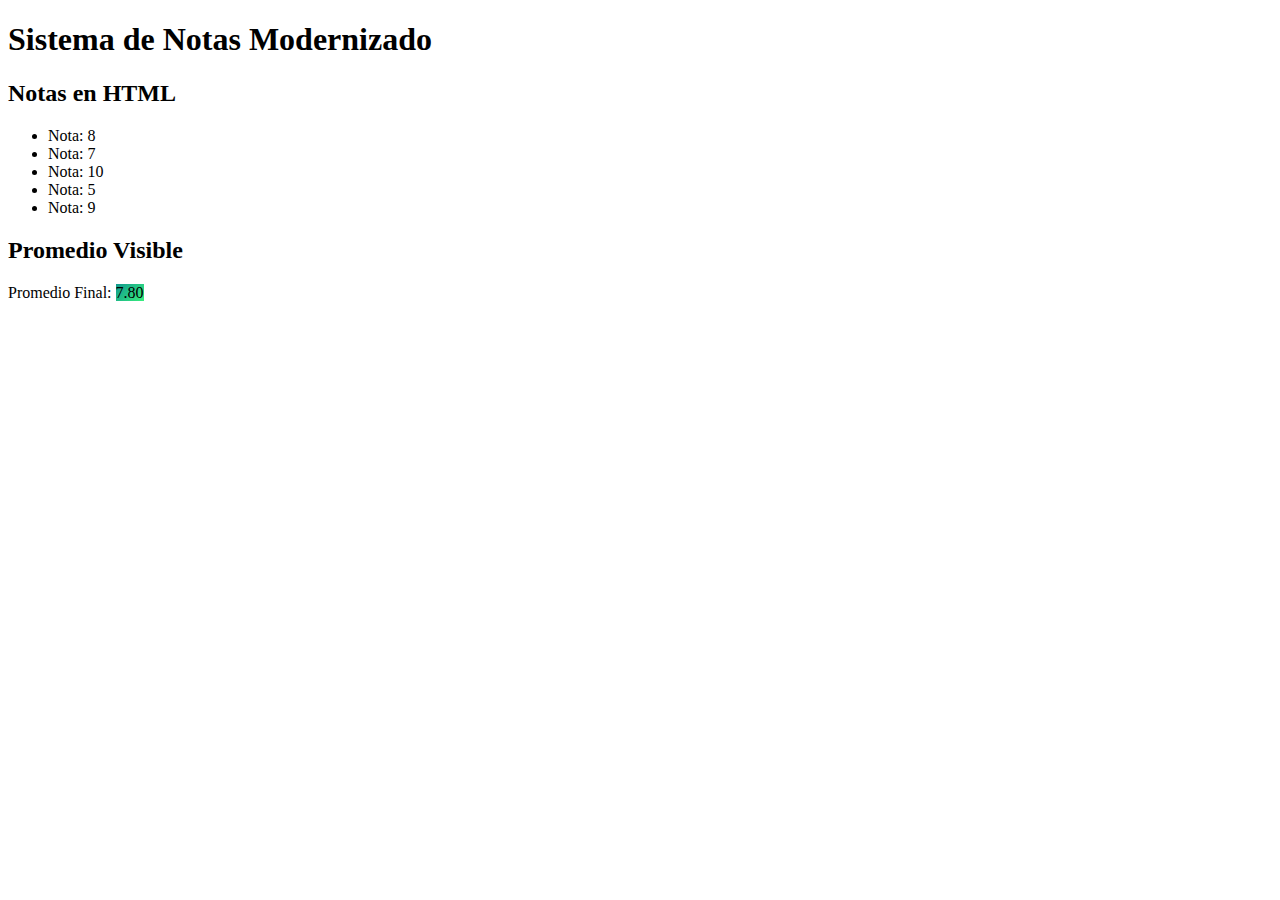
<file: Proyectos/L13 - arreglos/index.html>
<!DOCTYPE html>
<html lang="en">
<head>
  <meta charset="UTF-8">
  <meta name="viewport" content="width=device-width, initial-scale=1.0">
  <title>Document</title>
</head>
<body>
  <div class="container">
        <h1>Sistema de Notas Modernizado</h1>
               
        <div class="seccion">
            <h2>Notas en HTML</h2>
            <ul id="listaNotas">
                <!-- Las notas se insertarán aquí dinámicamente -->
            </ul>
        </div>
        
        <div class="seccion">
            <h2>Promedio Visible</h2>
            <div class="promedio">
                Promedio Final:
                <span id="promedioFinal">-</span>
            </div>
        </div>
    </div>

    <script src="assets/js/scripts.js"></script>
</body>
</html>
</file>
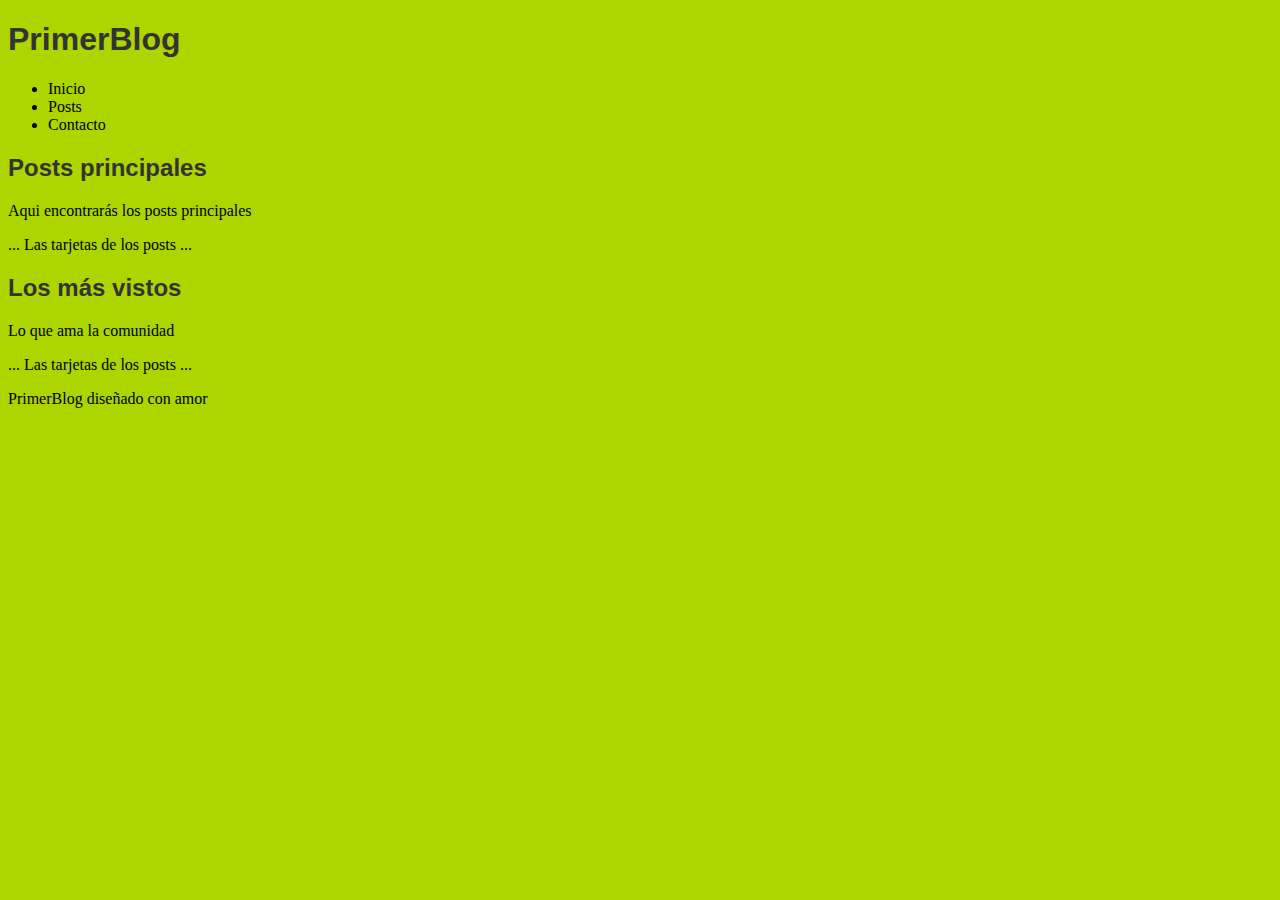
<file: Proyectos/L6 - CSS/index.html>
<!DOCTYPE html>
<html lang="es">
  <head>
    <meta charset="UTF-8" />
    <meta name="viewport" content="width=device-width, initial-scale=1.0" />
    <title>Blog del JLOSSES</title>
    <link rel="stylesheet" href="./assets/css/styles.css" />
  </head>
  <body>
    <header>
      <h1>PrimerBlog</h1>
      <nav>
        <ul>
          <li>Inicio</li>
          <li>Posts</li>
          <li>Contacto</li>
        </ul>
      </nav>
    </header>
    <main>
      <!-- Posts Principales -->
      <section>
        <header>
          <h2>Posts principales</h2>
          <p>Aqui encontrarás los posts principales</p>
        </header>
        <div>... Las tarjetas de los posts ...</div>
      </section>
      <!-- Posts más vistos -->
      <section>
        <header>
          <h2>Los más vistos</h2>
          <p>Lo que ama la comunidad</p>
        </header>
        <div>... Las tarjetas de los posts ...</div>
      </section>
    </main>
    <footer>
      <p>PrimerBlog diseñado con amor</p>
    </footer>
  </body>
</html>
</file>
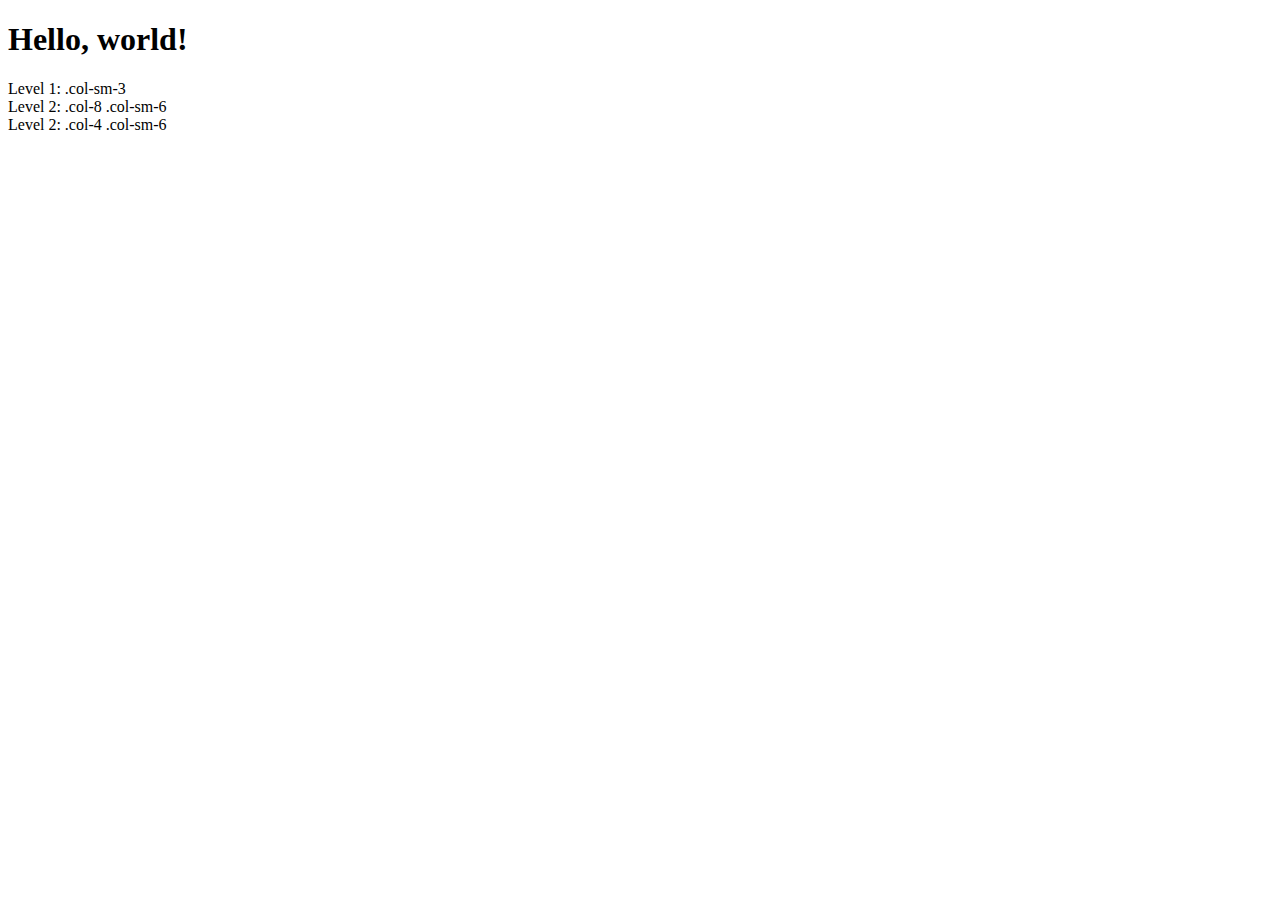
<file: Proyectos/L7-bootstrap/index.html>
<!DOCTYPE html>
<html lang="en">
  <head>
    <meta charset="utf-8" />
    <meta name="viewport" content="width=device-width, initial-scale=1" />
    <title>Bootstrap demo</title>
    <link
      href="https://cdn.jsdelivr.net/npm/bootstrap@5.3.8/dist/css/bootstrap.min.css"
      rel="stylesheet"
      integrity="sha384-sRIl4kxILFvY47J16cr9ZwB07vP4J8+LH7qKQnuqkuIAvNWLzeN8tE5YBujZqJLB"
      crossorigin="anonymous"
    />
  </head>
  <body>
    <h1>Hello, world!</h1>

    <div class="container text-center">
      <div class="row">
        <div class="col-sm-3 level1">Level 1: .col-sm-3</div>
        <div class="col-sm-9 level1">
          <div class="row g-5">
            <div class="col-8 col-sm-6 level2">Level 2: .col-8 .col-sm-6</div>
            <div class="col-4 col-sm-6 level2">Level 2: .col-4 .col-sm-6</div>
          </div>
        </div>
      </div>
    </div>

    <script
      src="https://cdn.jsdelivr.net/npm/@popperjs/core@2.11.8/dist/umd/popper.min.js"
      integrity="sha384-I7E8VVD/ismYTF4hNIPjVp/Zjvgyol6VFvRkX/vR+Vc4jQkC+hVqc2pM8ODewa9r"
      crossorigin="anonymous"
    ></script>
    <script
      src="https://cdn.jsdelivr.net/npm/bootstrap@5.3.8/dist/js/bootstrap.min.js"
      integrity="sha384-G/EV+4j2dNv+tEPo3++6LCgdCROaejBqfUeNjuKAiuXbjrxilcCdDz6ZAVfHWe1Y"
      crossorigin="anonymous"
    ></script>
  </body>
</html>
</file>
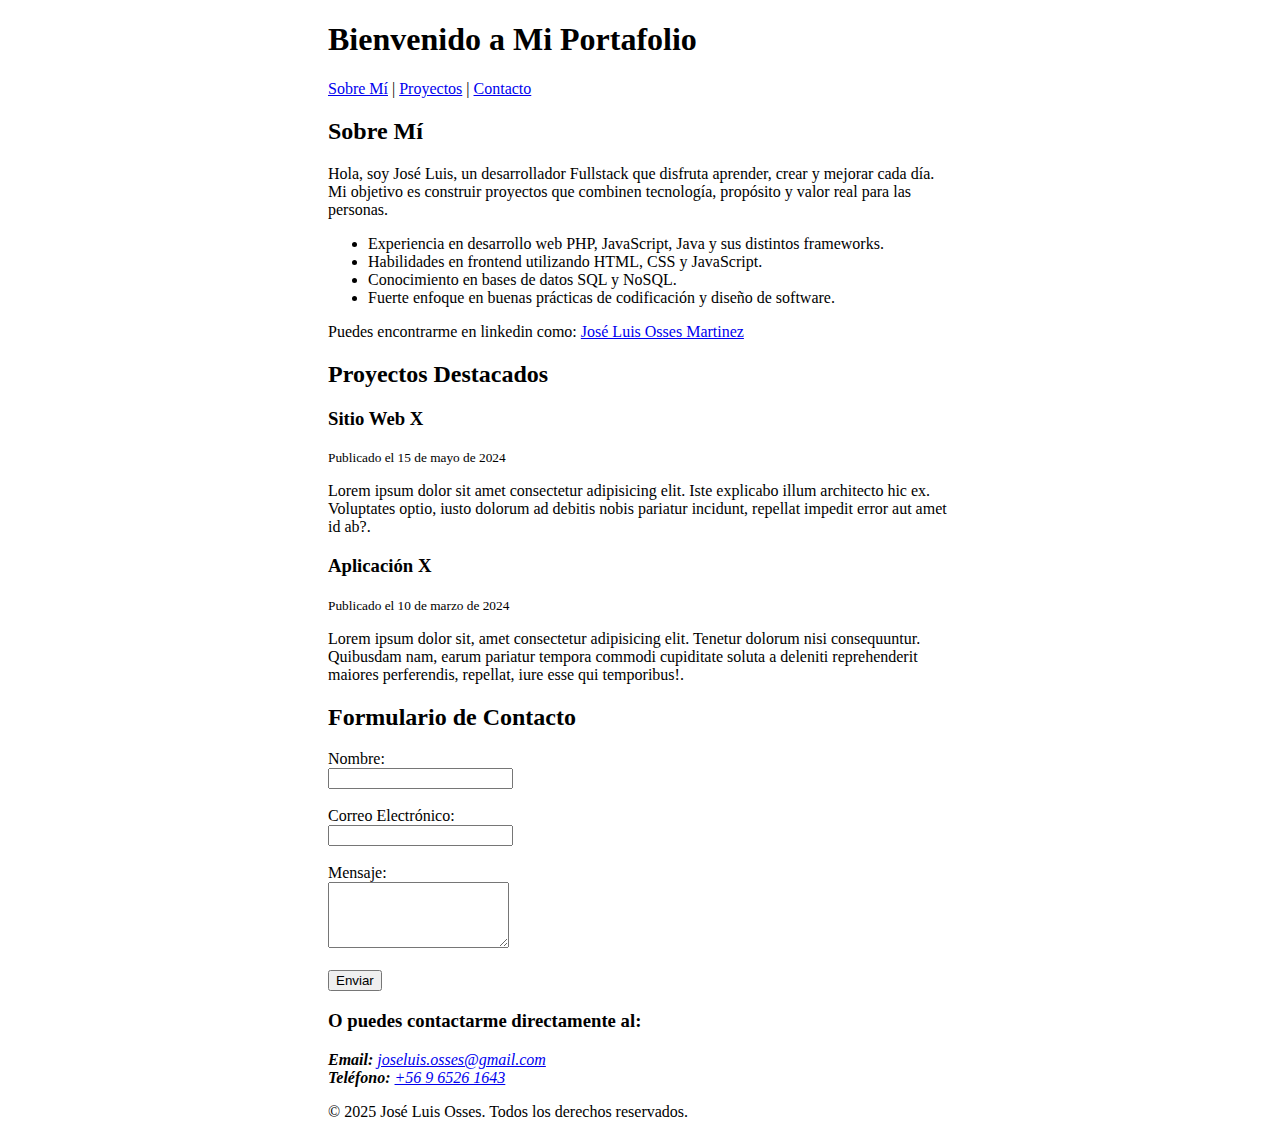
<file: Proyectos/L5 - HTML/E1-M2/index.html>
<!DOCTYPE html>
<html lang="es">

<head>
    <meta charset="UTF-8">
    <meta name="viewport" content="width=device-width, initial-scale=1.0">
    <title>Mi Portafolio Web</title>
</head>

<body style="padding: 0 25%;">
    <header>
        <h1>Bienvenido a Mi Portafolio</h1>
        <nav>
            <a href="#sobre-mi">Sobre Mí</a> |
            <a href="#proyectos">Proyectos</a> |
            <a href="#contacto">Contacto</a>
        </nav>
    </header>
    <main>
        <section id="sobre-mi">
            <h2>Sobre Mí</h2>
            <p>Hola, soy José Luis, un desarrollador Fullstack que disfruta aprender, crear y mejorar cada día. Mi
                objetivo es construir proyectos que combinen tecnología, propósito y valor real para las personas.</p>
            <ul>
                <li>Experiencia en desarrollo web PHP, JavaScript, Java y sus distintos frameworks.</li>
                <li>Habilidades en frontend utilizando HTML, CSS y JavaScript.</li>
                <li>Conocimiento en bases de datos SQL y NoSQL.</li>
                <li>Fuerte enfoque en buenas prácticas de codificación y diseño de software.</li>
            </ul>
            <p>Puedes encontrarme en linkedin como: <a href="#">José Luis Osses Martinez</a></p>
        </section>

        <section id="proyectos">
            <h2>Proyectos Destacados</h2>
            <article>
                <header>
                    <h3>Sitio Web X</h3>
                    <p><small>Publicado el <time datetime="2024-05-15">15 de mayo de 2024</time></small></p>
                </header>
                <p>Lorem ipsum dolor sit amet consectetur adipisicing elit. Iste explicabo illum architecto hic ex.
                    Voluptates optio, iusto dolorum ad debitis nobis pariatur incidunt, repellat impedit error aut amet
                    id ab?.</p>
            </article>

            <article>
                <header>
                    <h3>Aplicación X</h3>
                    <p><small>Publicado el <time datetime="2024-03-10">10 de marzo de 2024</time></small></p>
                </header>
                <p>Lorem ipsum dolor sit, amet consectetur adipisicing elit. Tenetur dolorum nisi consequuntur.
                    Quibusdam nam, earum pariatur tempora commodi cupiditate soluta a deleniti reprehenderit maiores
                    perferendis, repellat, iure esse qui temporibus!.</p>
            </article>
        </section>

        <section id="contacto">
            <h2>Formulario de Contacto</h2>
            <form action="#" method="post">
                <label for="nombre">Nombre:</label><br>
                <input type="text" id="nombre" name="nombre" required><br><br>

                <label for="email">Correo Electrónico:</label><br>
                <input type="email" id="email" name="email" required><br><br>

                <label for="mensaje">Mensaje:</label><br>
                <textarea id="mensaje" name="mensaje" rows="4" required></textarea><br><br>

                <input type="submit" value="Enviar">
            </form>

            <h3>O puedes contactarme directamente al:</h3>
            <address>
                <p><strong>Email:</strong>
                    <a href="mailto:joseluis.osses@gmail.com">joseluis.osses@gmail.com</a><br>
                    <strong>Teléfono:</strong>
                    <a href="tel:+56965261643">+56 9 6526 1643</a>
                </p>
            </address>
        </section>
    </main>
    <footer>
        <p>&copy; 2025 José Luis Osses. Todos los derechos reservados.</p>
    </footer>

</body>

</html>
</file>
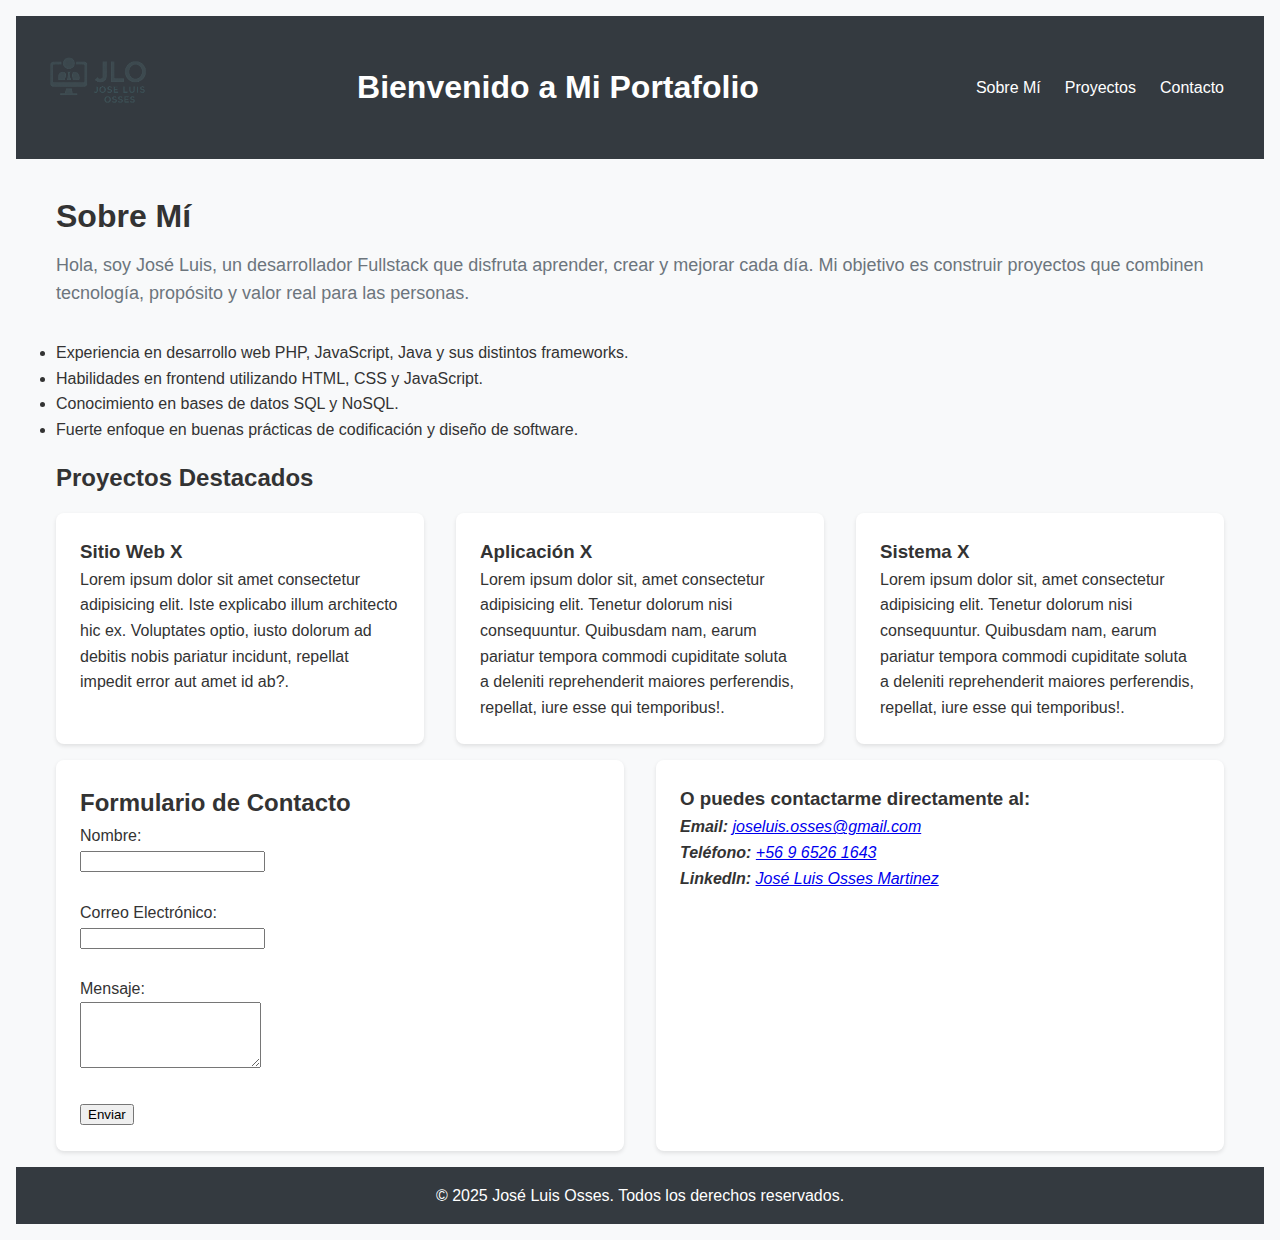
<file: Proyectos/L6 - CSS/E2-M2/index.html>
<!DOCTYPE html>
<html lang="es">
  <head>
    <meta charset="UTF-8" />
    <meta name="viewport" content="width=device-width, initial-scale=1.0" />
    <title>Mi Portafolio Web</title>
    <link rel="stylesheet" href="assets/css/style.css" />
  </head>

  <body>
    <header id="header-principal">
      <div class="logo">
        <a href="index.html">
          <img src="assets/img/logo-JLOsses.png" alt="Logo de Mi Portafolio" />
        </a>
      </div>
      <h1>Bienvenido a Mi Portafolio</h1>
      <nav class="nav-menu">
        <ul>
          <li><a href="#sobre-mi">Sobre Mí</a></li>
          <li><a href="#proyectos">Proyectos</a></li>
          <li><a href="#contacto">Contacto</a></li>
        </ul>
      </nav>
    </header>
    <main class="container">
      <section id="sobre-mi" class="hero-section">
        <h2>Sobre Mí</h2>
        <p>
          Hola, soy José Luis, un desarrollador Fullstack que disfruta aprender,
          crear y mejorar cada día. Mi objetivo es construir proyectos que
          combinen tecnología, propósito y valor real para las personas.
        </p>
        <ul>
          <li>
            Experiencia en desarrollo web PHP, JavaScript, Java y sus distintos
            frameworks.
          </li>
          <li>Habilidades en frontend utilizando HTML, CSS y JavaScript.</li>
          <li>Conocimiento en bases de datos SQL y NoSQL.</li>
          <li>
            Fuerte enfoque en buenas prácticas de codificación y diseño de
            software.
          </li>
        </ul>
      </section>

      <section id="proyectos">
        <h2>Proyectos Destacados</h2>
        <section class="cards-section">
          <article class="card">
            <header>
              <h3>Sitio Web X</h3>
              <!-- <p>
                <small>Publicado el<time datetime="2025-11-04">04 de noviembre de 2025</time></small>
              </p> -->
            </header>
            <p>
              Lorem ipsum dolor sit amet consectetur adipisicing elit. Iste
              explicabo illum architecto hic ex. Voluptates optio, iusto dolorum
              ad debitis nobis pariatur incidunt, repellat impedit error aut
              amet id ab?.
            </p>
          </article>

          <article class="card">
            <header>
              <h3>Aplicación X</h3>              
            </header>
            <p>
              Lorem ipsum dolor sit, amet consectetur adipisicing elit. Tenetur
              dolorum nisi consequuntur. Quibusdam nam, earum pariatur tempora
              commodi cupiditate soluta a deleniti reprehenderit maiores
              perferendis, repellat, iure esse qui temporibus!.
            </p>
          </article>
          <article class="card">
            <header>
              <h3>Sistema X</h3>              
            </header>
            <p>
              Lorem ipsum dolor sit, amet consectetur adipisicing elit. Tenetur
              dolorum nisi consequuntur. Quibusdam nam, earum pariatur tempora
              commodi cupiditate soluta a deleniti reprehenderit maiores
              perferendis, repellat, iure esse qui temporibus!.
            </p>
          </article>
        </section>
      </section>

      <section id="contacto" class="cards-section">
        <div class="card">
          <h2 class="text-center">Formulario de Contacto</h2>
          <form action="#" method="post">
            <label for="nombre">Nombre:</label><br />
            <input type="text" id="nombre" name="nombre" required /><br /><br />

            <label for="email">Correo Electrónico:</label><br />
            <input type="email" id="email" name="email" required /><br /><br />

            <label for="mensaje">Mensaje:</label><br />
            <textarea id="mensaje" name="mensaje" rows="4" required></textarea><br /><br />

            <input type="submit" value="Enviar" />
          </form>
        </div>
        <div class="card">
          <h3>O puedes contactarme directamente al:</h3>
          <address>
            <p>
              <strong>Email:</strong>
              <a href="mailto:joseluis.osses@gmail.com">joseluis.osses@gmail.com</a>
              <br />
              <strong>Teléfono:</strong>
              <a href="tel:+56965261643">+56 9 6526 1643</a>
              <br />
              <strong>LinkedIn:</strong>
              <a href="www.linkedin.com/in/jose-luis-osses-martínez">José Luis Osses Martinez</a>
            </p>
          </address>
        </div>
      </section>
    </main>
    <footer class="footer">
      <p>&copy; 2025 José Luis Osses. Todos los derechos reservados.</p>
    </footer>
  </body>
</html>
</file>
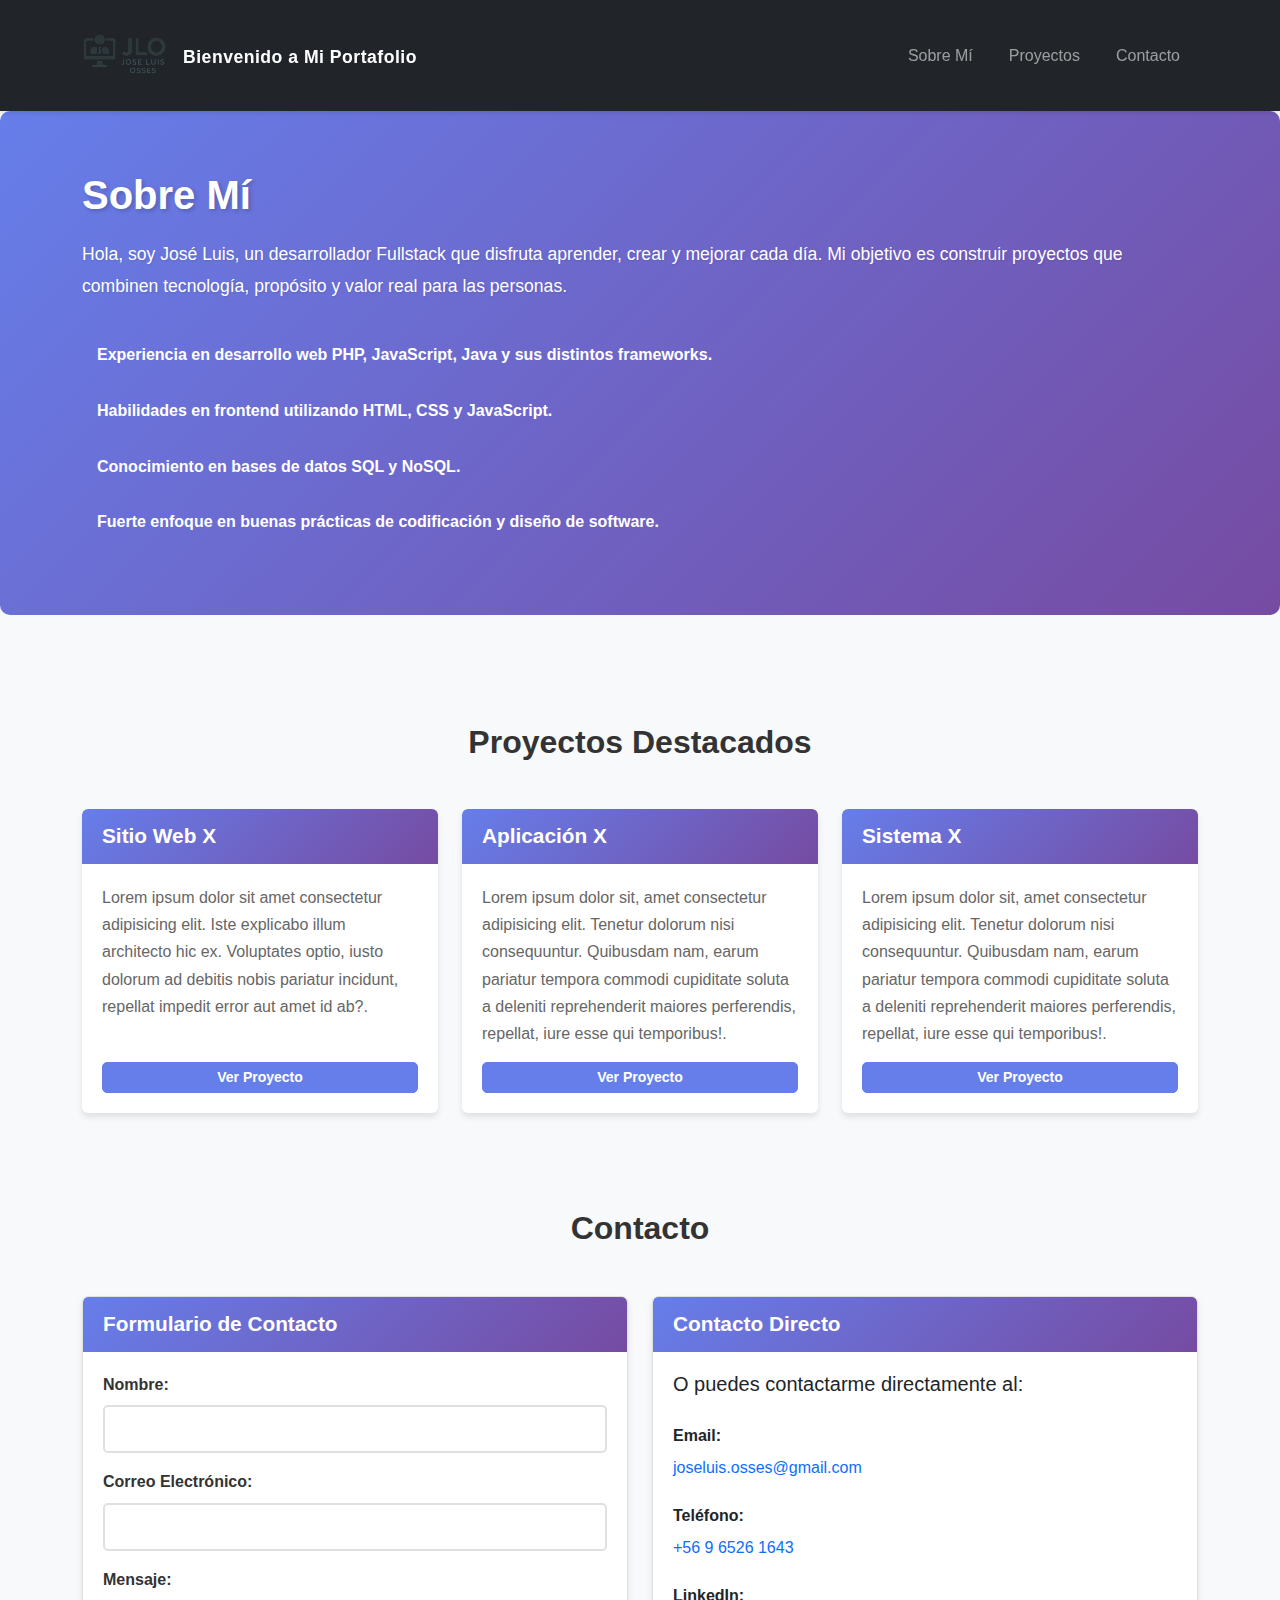
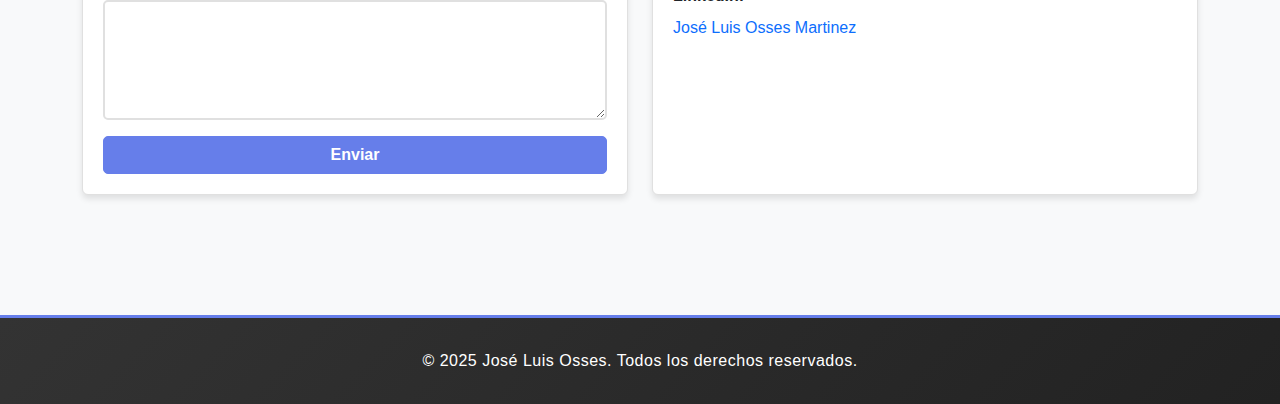
<file: Proyectos/L7-bootstrap/E3-M2/index.html>
<!DOCTYPE html>
<html lang="es">
  <head>
    <meta charset="UTF-8" />
    <meta name="viewport" content="width=device-width, initial-scale=1.0" />
    <title>Mi Portafolio Web</title>
    <link href="https://cdn.jsdelivr.net/npm/bootstrap@5.3.0/dist/css/bootstrap.min.css" rel="stylesheet" />
    <link rel="stylesheet" href="assets/css/styles.css" />
  </head>

  <body>
    <!-- Navbar -->
    <nav class="navbar navbar-expand-lg navbar-dark bg-dark sticky-top">
      <div class="container">
        <a class="navbar-brand" href="index.html">
          <img src="assets/img/logo-JLOsses.png" alt="Logo de Mi Portafolio" />
        </a>
        <a class="navbar-brand" href="index.html">
          <span class="fw-bold">Bienvenido a Mi Portafolio</span>
        </a>
        <button
          class="navbar-toggler"
          type="button"
          data-bs-toggle="collapse"
          data-bs-target="#navbarNav"
          aria-controls="navbarNav"
          aria-expanded="false"
          aria-label="Toggle navigation"
        >
          <span class="navbar-toggler-icon"></span>
        </button>
        <div class="collapse navbar-collapse" id="navbarNav">
          <ul class="navbar-nav ms-auto">
            <li class="nav-item">
              <a class="nav-link" href="#sobre-mi">Sobre Mí</a>
            </li>
            <li class="nav-item">
              <a class="nav-link" href="#proyectos">Proyectos</a>
            </li>
            <li class="nav-item">
              <a class="nav-link" href="#contacto">Contacto</a>
            </li>
          </ul>
        </div>
      </div>
    </nav>

    <main>
    <!-- Sección Sobre Mí -->
      <section id="sobre-mi" class="hero-section container-fluid px-4">
        <div class="container">
          <h2>Sobre Mí</h2>
          <p class="lead">
            Hola, soy José Luis, un desarrollador Fullstack que disfruta aprender,
            crear y mejorar cada día. Mi objetivo es construir proyectos que
            combinen tecnología, propósito y valor real para las personas.
          </p>
          <ul class="list-group list-group-flush bg-transparent">
            <li class="list-group-item bg-transparent border-0 text-white">
              <strong>Experiencia en desarrollo web PHP, JavaScript, Java y sus distintos
              frameworks.</strong>
            </li>
            <li class="list-group-item bg-transparent border-0 text-white">
              <strong>Habilidades en frontend utilizando HTML, CSS y JavaScript.</strong>
            </li>
            <li class="list-group-item bg-transparent border-0 text-white">
              <strong>Conocimiento en bases de datos SQL y NoSQL.</strong>
            </li>
            <li class="list-group-item bg-transparent border-0 text-white">
              <strong>Fuerte enfoque en buenas prácticas de codificación y diseño de
              software.</strong>
            </li>
          </ul>
        </div>
      </section>

      <!-- Sección Proyectos -->
      <section id="proyectos" class="py-5">
        <div class="container">
          <h2 class="text-center mb-5">Proyectos Destacados</h2>
          <div class="row g-4">
            <!-- Card 1 -->
            <div class="col-md-4">
              <div class="card">
                <div class="card-header">
                  <h3 class="card-title mb-0">Sitio Web X</h3>
                </div>
                <div class="card-body">
                  <p class="card-text">
                    Lorem ipsum dolor sit amet consectetur adipisicing elit. Iste
                    explicabo illum architecto hic ex. Voluptates optio, iusto dolorum
                    ad debitis nobis pariatur incidunt, repellat impedit error aut
                    amet id ab?.
                  </p>
                  <a href="#" class="btn btn-primary btn-sm">Ver Proyecto</a>
                </div>
              </div>
            </div>

            <!-- Card 2 -->
            <div class="col-md-4">
              <div class="card">
                <div class="card-header">
                  <h3 class="card-title mb-0">Aplicación X</h3>
                </div>
                <div class="card-body">
                  <p class="card-text">
                    Lorem ipsum dolor sit, amet consectetur adipisicing elit. Tenetur
                    dolorum nisi consequuntur. Quibusdam nam, earum pariatur tempora
                    commodi cupiditate soluta a deleniti reprehenderit maiores
                    perferendis, repellat, iure esse qui temporibus!.
                  </p>
                  <a href="#" class="btn btn-primary btn-sm">Ver Proyecto</a>
                </div>
              </div>
            </div>

            <!-- Card 3 -->
            <div class="col-md-4">
              <div class="card">
                <div class="card-header">
                  <h3 class="card-title mb-0">Sistema X</h3>
                </div>
                <div class="card-body">
                  <p class="card-text">
                    Lorem ipsum dolor sit, amet consectetur adipisicing elit. Tenetur
                    dolorum nisi consequuntur. Quibusdam nam, earum pariatur tempora
                    commodi cupiditate soluta a deleniti reprehenderit maiores
                    perferendis, repellat, iure esse qui temporibus!.
                  </p>
                  <a href="#" class="btn btn-primary btn-sm">Ver Proyecto</a>
                </div>
              </div>
            </div>
          </div>
        </div>
      </section>

      <!-- Sección Contacto -->
      <section id="contacto" class="py-5 bg-light">
        <div class="container">
          <h2 class="text-center mb-5">Contacto</h2>
          <div class="row">
            <!-- Formulario -->
            <div class="col-md-6 mb-4">
              <div class="card">
                <div class="card-header bg-primary">
                  <h4 class="card-title mb-0 text-white">Formulario de Contacto</h4>
                </div>
                <div class="card-body">
                  <form action="#" method="post">
                    <div class="mb-3">
                      <label for="nombre" class="form-label">Nombre:</label>
                      <input
                        type="text"
                        class="form-control"
                        id="nombre"
                        name="nombre"
                        required
                      />
                    </div>

                    <div class="mb-3">
                      <label for="email" class="form-label">Correo Electrónico:</label>
                      <input
                        type="email"
                        class="form-control"
                        id="email"
                        name="email"
                        required
                      />
                    </div>

                    <div class="mb-3">
                      <label for="mensaje" class="form-label">Mensaje:</label>
                      <textarea
                        class="form-control"
                        id="mensaje"
                        name="mensaje"
                        rows="4"
                        required
                      ></textarea>
                    </div>

                    <button type="submit" class="btn btn-primary w-100">
                      Enviar
                    </button>
                  </form>
                </div>
              </div>
            </div>

            <!-- Información de contacto directo -->
            <div class="col-md-6 mb-4">
              <div class="card">
                <div class="card-header bg-success">
                  <h4 class="card-title mb-0 text-white">Contacto Directo</h4>
                </div>
                <div class="card-body">
                  <h5 class="mb-4">O puedes contactarme directamente al:</h5>
                  <address class="fs-6">
                    <p>
                      <strong>Email:</strong><br />
                      <a href="mailto:joseluis.osses@gmail.com" class="link-primary"
                        >joseluis.osses@gmail.com</a
                      >
                    </p>
                    <p class="mt-3">
                      <strong>Teléfono:</strong><br />
                      <a href="tel:+56965261643" class="link-primary">+56 9 6526 1643</a>
                    </p>
                    <p class="mt-3">
                      <strong>LinkedIn:</strong><br />
                      <a
                        href="www.linkedin.com/in/jose-luis-osses-martínez"
                        class="link-primary"
                        >José Luis Osses Martinez</a
                      >
                    </p>
                  </address>
                </div>
              </div>
            </div>
          </div>
        </div>
      </section>
    </main>
    
    <!-- Footer -->
    <footer class="footer mt-5">
      <p class="mb-0">&copy; 2025 José Luis Osses. Todos los derechos reservados.</p>
    </footer>

    <script src="https://cdn.jsdelivr.net/npm/bootstrap@5.3.0/dist/js/bootstrap.bundle.min.js"></script>
  </body>
</html>
</file>
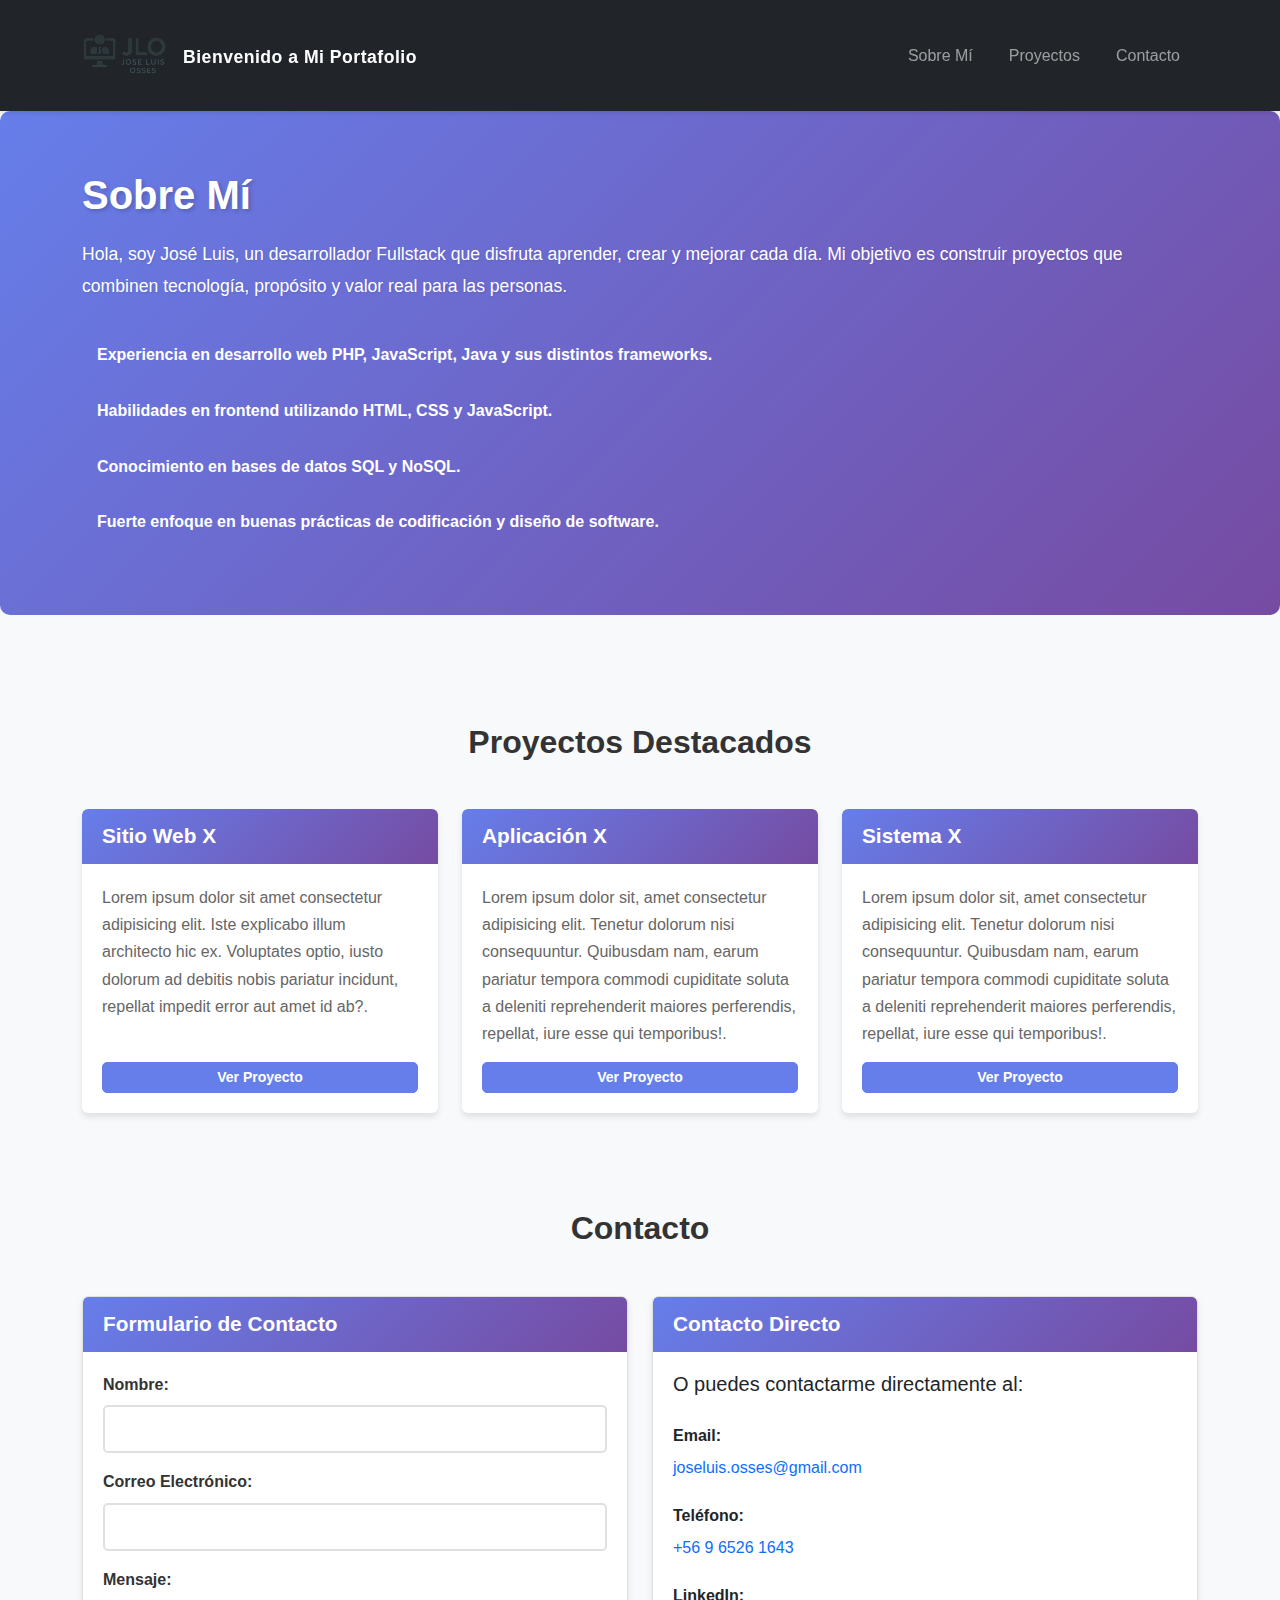
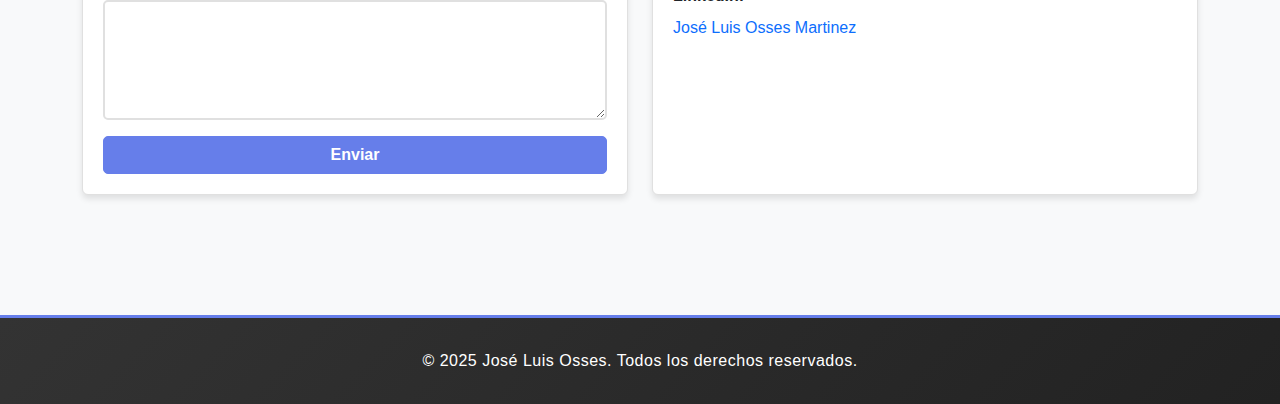
<file: Proyectos/L8 - JavaScript/E4-M2/index.html>
<!DOCTYPE html>
<html lang="es">
  <head>
    <meta charset="UTF-8" />
    <meta name="viewport" content="width=device-width, initial-scale=1.0" />
    <title>Mi Portafolio Web</title>
    <link href="https://cdn.jsdelivr.net/npm/bootstrap@5.3.0/dist/css/bootstrap.min.css" rel="stylesheet" />
    <link rel="stylesheet" href="assets/css/styles.css" />
  </head>

  <body>
    <!-- Navbar -->
    <nav class="navbar navbar-expand-lg navbar-dark bg-dark sticky-top">
      <div class="container">
        <a class="navbar-brand" href="index.html">
          <img src="assets/img/logo-JLOsses.png" alt="Logo de Mi Portafolio" />
        </a>
        <a class="navbar-brand" href="index.html">
          <span class="fw-bold">Bienvenido a Mi Portafolio</span>
        </a>
        <button
          class="navbar-toggler"
          type="button"
          data-bs-toggle="collapse"
          data-bs-target="#navbarNav"
          aria-controls="navbarNav"
          aria-expanded="false"
          aria-label="Toggle navigation"
        >
          <span class="navbar-toggler-icon"></span>
        </button>
        <div class="collapse navbar-collapse" id="navbarNav">
          <ul class="navbar-nav ms-auto">
            <li class="nav-item">
              <a class="nav-link" href="#sobre-mi">Sobre Mí</a>
            </li>
            <li class="nav-item">
              <a class="nav-link" href="#proyectos">Proyectos</a>
            </li>
            <li class="nav-item">
              <a class="nav-link" href="#contacto">Contacto</a>
            </li>
          </ul>
        </div>
      </div>
    </nav>

    <main>
    <!-- Sección Sobre Mí -->
      <section id="sobre-mi" class="hero-section container-fluid px-4">
        <div class="container">
          <h2>Sobre Mí</h2>
          <p class="lead">
            Hola, soy José Luis, un desarrollador Fullstack que disfruta aprender,
            crear y mejorar cada día. Mi objetivo es construir proyectos que
            combinen tecnología, propósito y valor real para las personas.
          </p>
          <ul class="list-group list-group-flush bg-transparent">
            <li class="list-group-item bg-transparent border-0 text-white">
              <strong>Experiencia en desarrollo web PHP, JavaScript, Java y sus distintos
              frameworks.</strong>
            </li>
            <li class="list-group-item bg-transparent border-0 text-white">
              <strong>Habilidades en frontend utilizando HTML, CSS y JavaScript.</strong>
            </li>
            <li class="list-group-item bg-transparent border-0 text-white">
              <strong>Conocimiento en bases de datos SQL y NoSQL.</strong>
            </li>
            <li class="list-group-item bg-transparent border-0 text-white">
              <strong>Fuerte enfoque en buenas prácticas de codificación y diseño de
              software.</strong>
            </li>
          </ul>
        </div>
      </section>

      <!-- Sección Proyectos -->
      <section id="proyectos" class="py-5">
        <div class="container">
          <h2 class="text-center mb-5">Proyectos Destacados</h2>
          <div class="row g-4">
            <!-- Card 1 -->
            <div class="col-md-4">
              <div class="card">
                <div class="card-header">
                  <h3 class="card-title mb-0">Sitio Web X</h3>
                </div>
                <div class="card-body">
                  <p class="card-text">
                    Lorem ipsum dolor sit amet consectetur adipisicing elit. Iste
                    explicabo illum architecto hic ex. Voluptates optio, iusto dolorum
                    ad debitis nobis pariatur incidunt, repellat impedit error aut
                    amet id ab?.
                  </p>
                  <a href="#" class="btn btn-primary btn-sm">Ver Proyecto</a>
                </div>
              </div>
            </div>

            <!-- Card 2 -->
            <div class="col-md-4">
              <div class="card">
                <div class="card-header">
                  <h3 class="card-title mb-0">Aplicación X</h3>
                </div>
                <div class="card-body">
                  <p class="card-text">
                    Lorem ipsum dolor sit, amet consectetur adipisicing elit. Tenetur
                    dolorum nisi consequuntur. Quibusdam nam, earum pariatur tempora
                    commodi cupiditate soluta a deleniti reprehenderit maiores
                    perferendis, repellat, iure esse qui temporibus!.
                  </p>
                  <a href="#" class="btn btn-primary btn-sm">Ver Proyecto</a>
                </div>
              </div>
            </div>

            <!-- Card 3 -->
            <div class="col-md-4">
              <div class="card">
                <div class="card-header">
                  <h3 class="card-title mb-0">Sistema X</h3>
                </div>
                <div class="card-body">
                  <p class="card-text">
                    Lorem ipsum dolor sit, amet consectetur adipisicing elit. Tenetur
                    dolorum nisi consequuntur. Quibusdam nam, earum pariatur tempora
                    commodi cupiditate soluta a deleniti reprehenderit maiores
                    perferendis, repellat, iure esse qui temporibus!.
                  </p>
                  <a href="#" class="btn btn-primary btn-sm">Ver Proyecto</a>
                </div>
              </div>
            </div>
          </div>
        </div>
      </section>

      <!-- Sección Contacto -->
      <section id="contacto" class="py-5 bg-light">
        <div class="container">
          <h2 class="text-center mb-5">Contacto</h2>
          <div class="row">
            <!-- Formulario -->
            <div class="col-md-6 mb-4">
              <div class="card">
                <div class="card-header bg-primary">
                  <h4 class="card-title mb-0 text-white">Formulario de Contacto</h4>
                </div>
                <div class="card-body">
                  <!-- Contenedor para mensajes de validación -->
                  <div id="mensajeResultado" style="display: none; margin-bottom: 15px;"></div>

                  <form id="formularioContacto" action="#" method="post">
                    <div class="mb-3">
                      <label for="nombre" class="form-label">Nombre:</label>
                      <input
                        type="text"
                        class="form-control"
                        id="nombre"
                        name="nombre"
                        required
                      />
                    </div>

                    <div class="mb-3">
                      <label for="email" class="form-label">Correo Electrónico:</label>
                      <input
                        type="email"
                        class="form-control"
                        id="email"
                        name="email"
                        required
                      />
                    </div>

                    <div class="mb-3">
                      <label for="mensaje" class="form-label">Mensaje:</label>
                      <textarea
                        class="form-control"
                        id="mensaje"
                        name="mensaje"
                        rows="4"
                        required
                      ></textarea>
                    </div>

                    <button type="submit" class="btn btn-primary w-100">
                      Enviar
                    </button>
                  </form>
                </div>
              </div>
            </div>

            <!-- Información de contacto directo -->
            <div class="col-md-6 mb-4">
              <div class="card">
                <div class="card-header bg-success">
                  <h4 class="card-title mb-0 text-white">Contacto Directo</h4>
                </div>
                <div class="card-body">
                  <h5 class="mb-4">O puedes contactarme directamente al:</h5>
                  <address class="fs-6">
                    <p>
                      <strong>Email:</strong><br />
                      <a href="mailto:joseluis.osses@gmail.com" class="link-primary"
                        >joseluis.osses@gmail.com</a
                      >
                    </p>
                    <p class="mt-3">
                      <strong>Teléfono:</strong><br />
                      <a href="tel:+56965261643" class="link-primary">+56 9 6526 1643</a>
                    </p>
                    <p class="mt-3">
                      <strong>LinkedIn:</strong><br />
                      <a
                        href="www.linkedin.com/in/jose-luis-osses-martínez"
                        class="link-primary"
                        >José Luis Osses Martinez</a
                      >
                    </p>
                  </address>
                </div>
              </div>
            </div>
          </div>
        </div>
      </section>
    </main>
    
    <!-- Footer -->
    <footer class="footer mt-5">
      <p class="mb-0">&copy; 2025 José Luis Osses. Todos los derechos reservados.</p>
    </footer>

    <script src="https://cdn.jsdelivr.net/npm/bootstrap@5.3.0/dist/js/bootstrap.bundle.min.js"></script>
    <script src="assets/js/script.js"></script>
  </body>
</html>
</file>
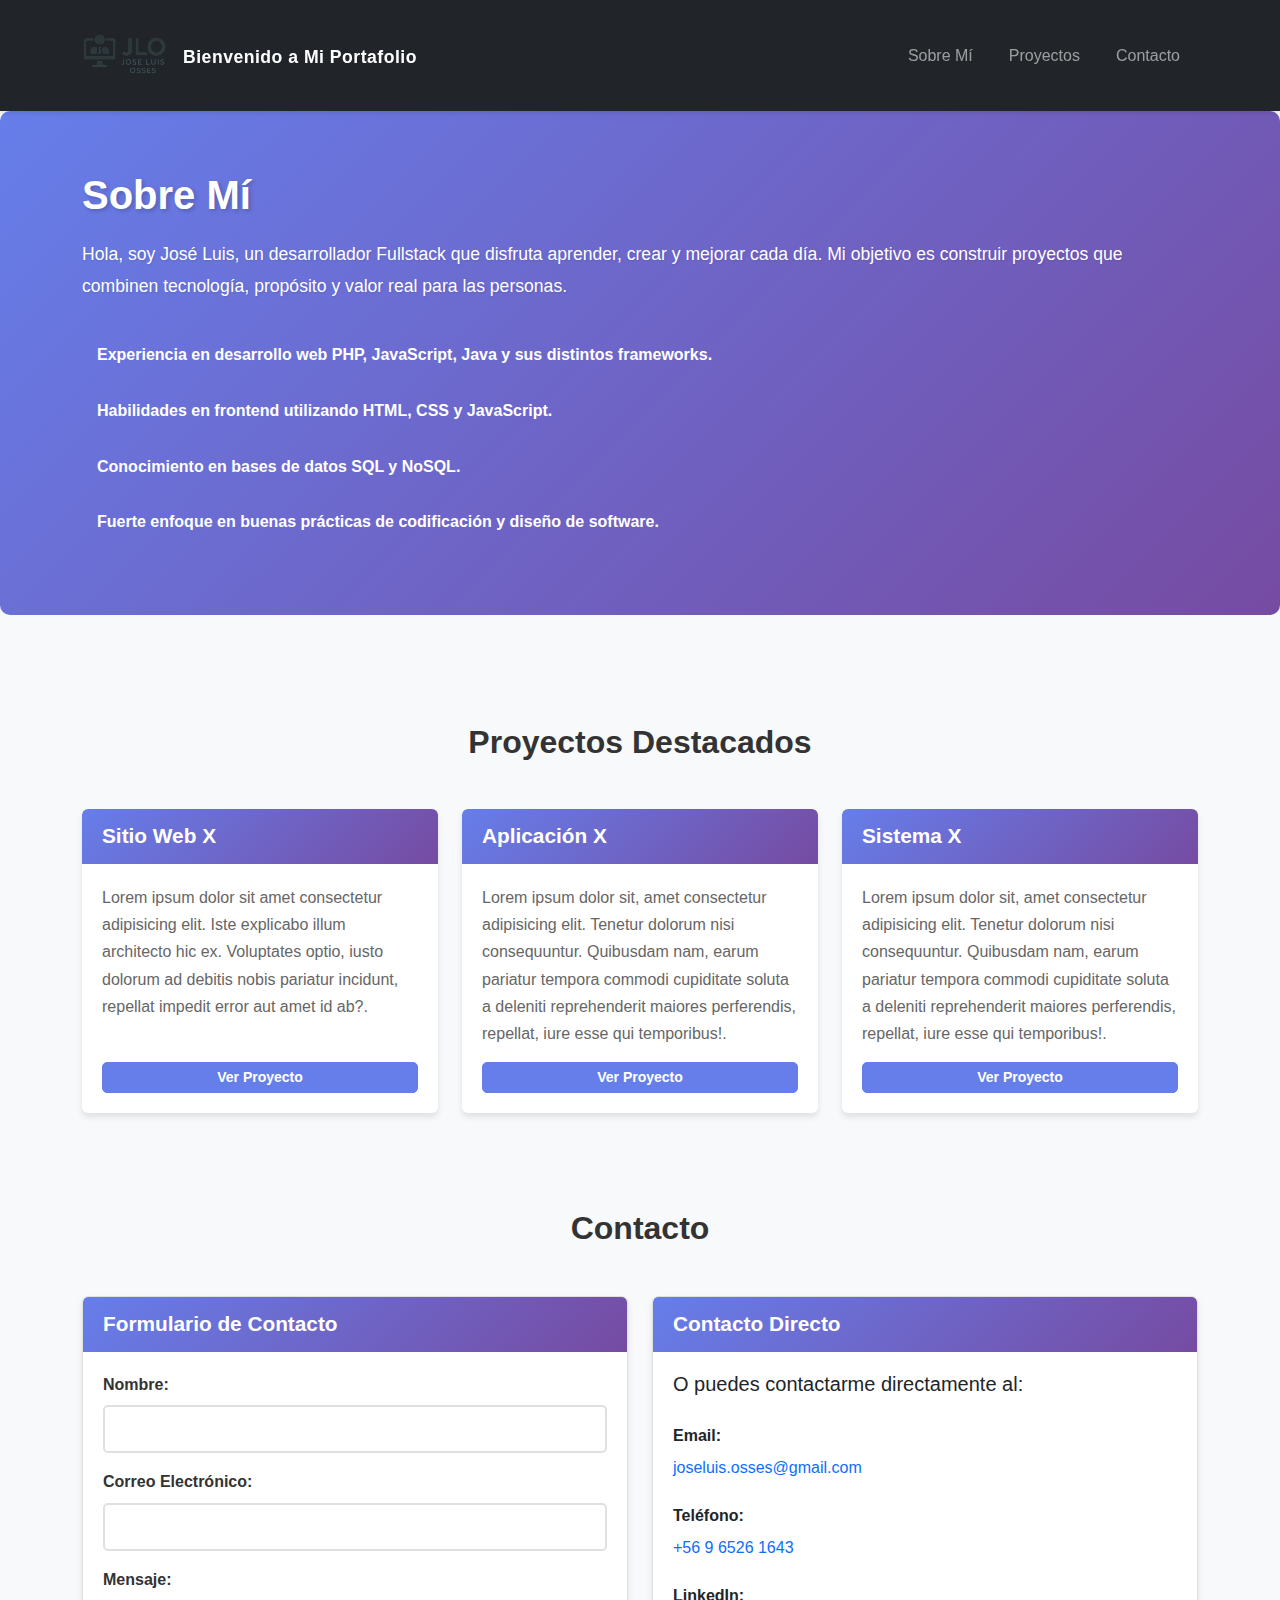
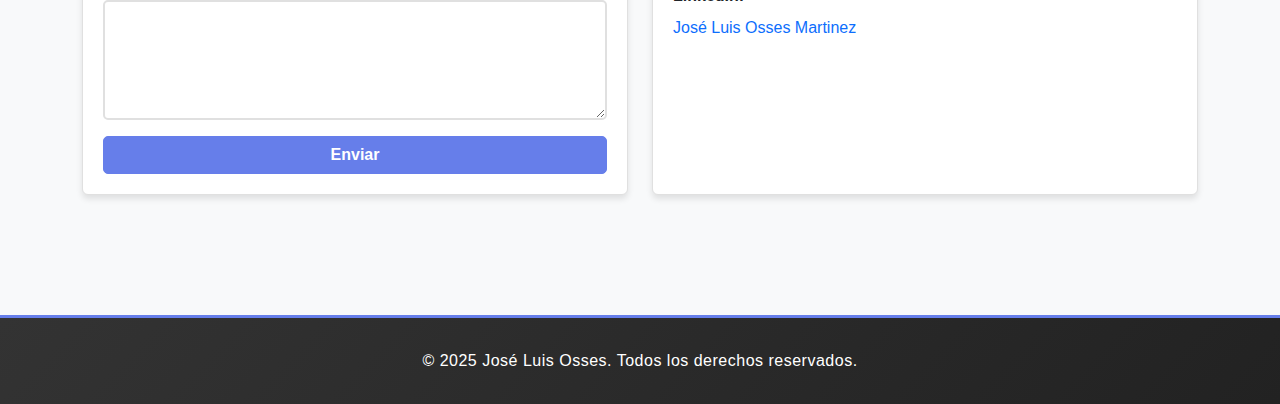
<file: Proyectos/L9 - JQuery/E5-M2/index.html>
<!DOCTYPE html>
<html lang="es">
  <head>
    <meta charset="UTF-8" />
    <meta name="viewport" content="width=device-width, initial-scale=1.0" />
    <title>Mi Portafolio Web</title>
    <link href="https://cdn.jsdelivr.net/npm/bootstrap@5.3.0/dist/css/bootstrap.min.css" rel="stylesheet" />
    <link rel="stylesheet" href="assets/css/styles.css" />
  </head>

  <body>
    <!-- Navbar -->
    <nav class="navbar navbar-expand-lg navbar-dark bg-dark sticky-top">
      <div class="container">
        <a class="navbar-brand" href="index.html">
          <img src="assets/img/logo-JLOsses.png" alt="Logo de Mi Portafolio" />
        </a>
        <a class="navbar-brand" href="index.html">
          <span class="fw-bold">Bienvenido a Mi Portafolio</span>
        </a>
        <button
          class="navbar-toggler"
          type="button"
          data-bs-toggle="collapse"
          data-bs-target="#navbarNav"
          aria-controls="navbarNav"
          aria-expanded="false"
          aria-label="Toggle navigation"
        >
          <span class="navbar-toggler-icon"></span>
        </button>
        <div class="collapse navbar-collapse" id="navbarNav">
          <ul class="navbar-nav ms-auto">
            <li class="nav-item">
              <a class="nav-link" href="#sobre-mi">Sobre Mí</a>
            </li>
            <li class="nav-item">
              <a class="nav-link" href="#proyectos">Proyectos</a>
            </li>
            <li class="nav-item">
              <a class="nav-link" href="#contacto">Contacto</a>
            </li>
          </ul>
        </div>
      </div>
    </nav>

    <main>
    <!-- Sección Sobre Mí -->
      <section id="sobre-mi" class="hero-section container-fluid px-4">
        <div class="container">
          <h2>Sobre Mí</h2>
          <p class="lead">
            Hola, soy José Luis, un desarrollador Fullstack que disfruta aprender,
            crear y mejorar cada día. Mi objetivo es construir proyectos que
            combinen tecnología, propósito y valor real para las personas.
          </p>
          <ul class="list-group list-group-flush bg-transparent">
            <li class="list-group-item bg-transparent border-0 text-white">
              <strong>Experiencia en desarrollo web PHP, JavaScript, Java y sus distintos
              frameworks.</strong>
            </li>
            <li class="list-group-item bg-transparent border-0 text-white">
              <strong>Habilidades en frontend utilizando HTML, CSS y JavaScript.</strong>
            </li>
            <li class="list-group-item bg-transparent border-0 text-white">
              <strong>Conocimiento en bases de datos SQL y NoSQL.</strong>
            </li>
            <li class="list-group-item bg-transparent border-0 text-white">
              <strong>Fuerte enfoque en buenas prácticas de codificación y diseño de
              software.</strong>
            </li>
          </ul>
        </div>
      </section>

      <!-- Sección Proyectos -->
      <section id="proyectos" class="py-5">
        <div class="container">
          <h2 class="text-center mb-5">Proyectos Destacados</h2>
          <div class="row g-4">
            <!-- Card 1 -->
            <div class="col-md-4">
              <div class="card">
                <div class="card-header">
                  <h3 class="card-title mb-0">Sitio Web X</h3>
                </div>
                <div class="card-body">
                  <p class="card-text">
                    Lorem ipsum dolor sit amet consectetur adipisicing elit. Iste
                    explicabo illum architecto hic ex. Voluptates optio, iusto dolorum
                    ad debitis nobis pariatur incidunt, repellat impedit error aut
                    amet id ab?.
                  </p>
                  <a href="#" class="btn btn-primary btn-sm">Ver Proyecto</a>
                </div>
              </div>
            </div>

            <!-- Card 2 -->
            <div class="col-md-4">
              <div class="card">
                <div class="card-header">
                  <h3 class="card-title mb-0">Aplicación X</h3>
                </div>
                <div class="card-body">
                  <p class="card-text">
                    Lorem ipsum dolor sit, amet consectetur adipisicing elit. Tenetur
                    dolorum nisi consequuntur. Quibusdam nam, earum pariatur tempora
                    commodi cupiditate soluta a deleniti reprehenderit maiores
                    perferendis, repellat, iure esse qui temporibus!.
                  </p>
                  <a href="#" class="btn btn-primary btn-sm">Ver Proyecto</a>
                </div>
              </div>
            </div>

            <!-- Card 3 -->
            <div class="col-md-4">
              <div class="card">
                <div class="card-header">
                  <h3 class="card-title mb-0">Sistema X</h3>
                </div>
                <div class="card-body">
                  <p class="card-text">
                    Lorem ipsum dolor sit, amet consectetur adipisicing elit. Tenetur
                    dolorum nisi consequuntur. Quibusdam nam, earum pariatur tempora
                    commodi cupiditate soluta a deleniti reprehenderit maiores
                    perferendis, repellat, iure esse qui temporibus!.
                  </p>
                  <a href="#" class="btn btn-primary btn-sm">Ver Proyecto</a>
                </div>
              </div>
            </div>
          </div>
        </div>
      </section>

      <!-- Sección Contacto -->
      <section id="contacto" class="py-5 bg-light">
        <div class="container">
          <h2 class="text-center mb-5">Contacto</h2>
          <div class="row">
            <!-- Formulario -->
            <div class="col-md-6 mb-4">
              <div class="card">
                <div class="card-header bg-primary">
                  <h4 class="card-title mb-0 text-white">Formulario de Contacto</h4>
                </div>
                <div class="card-body">
                  <!-- Contenedor para mensajes de validación -->
                  <div id="mensajeResultado" style="display: none; margin-bottom: 15px;"></div>

                  <form id="formularioContacto" action="#" method="post">
                    <div class="mb-3">
                      <label for="nombre" class="form-label">Nombre:</label>
                      <input
                        type="text"
                        class="form-control"
                        id="nombre"
                        name="nombre"
                        required
                      />
                    </div>

                    <div class="mb-3">
                      <label for="email" class="form-label">Correo Electrónico:</label>
                      <input
                        type="email"
                        class="form-control"
                        id="email"
                        name="email"
                        required
                      />
                    </div>

                    <div class="mb-3">
                      <label for="mensaje" class="form-label">Mensaje:</label>
                      <textarea
                        class="form-control"
                        id="mensaje"
                        name="mensaje"
                        rows="4"
                        required
                      ></textarea>
                    </div>

                    <button type="submit" class="btn btn-primary w-100">
                      Enviar
                    </button>
                  </form>
                </div>
              </div>
            </div>

            <!-- Información de contacto directo -->
            <div class="col-md-6 mb-4">
              <div class="card">
                <div class="card-header bg-success">
                  <h4 class="card-title mb-0 text-white">Contacto Directo</h4>
                </div>
                <div class="card-body">
                  <h5 class="mb-4">O puedes contactarme directamente al:</h5>
                  <address class="fs-6">
                    <p>
                      <strong>Email:</strong><br />
                      <a href="mailto:joseluis.osses@gmail.com" class="link-primary"
                        >joseluis.osses@gmail.com</a
                      >
                    </p>
                    <p class="mt-3">
                      <strong>Teléfono:</strong><br />
                      <a href="tel:+56965261643" class="link-primary">+56 9 6526 1643</a>
                    </p>
                    <p class="mt-3">
                      <strong>LinkedIn:</strong><br />
                      <a
                        href="www.linkedin.com/in/jose-luis-osses-martínez"
                        class="link-primary"
                        >José Luis Osses Martinez</a
                      >
                    </p>
                  </address>
                </div>
              </div>
            </div>
          </div>
        </div>
      </section>
    </main>
    
    <!-- Footer -->
    <footer class="footer mt-5">
      <p class="mb-0">&copy; 2025 José Luis Osses. Todos los derechos reservados.</p>
    </footer>

    <script src="https://cdn.jsdelivr.net/npm/bootstrap@5.3.0/dist/js/bootstrap.bundle.min.js"></script>

    <script src="https://ajax.googleapis.com/ajax/libs/jquery/3.7.1/jquery.min.js"></script>

    <script src="assets/js/script.js"></script>
  </body>
</html>
</file>
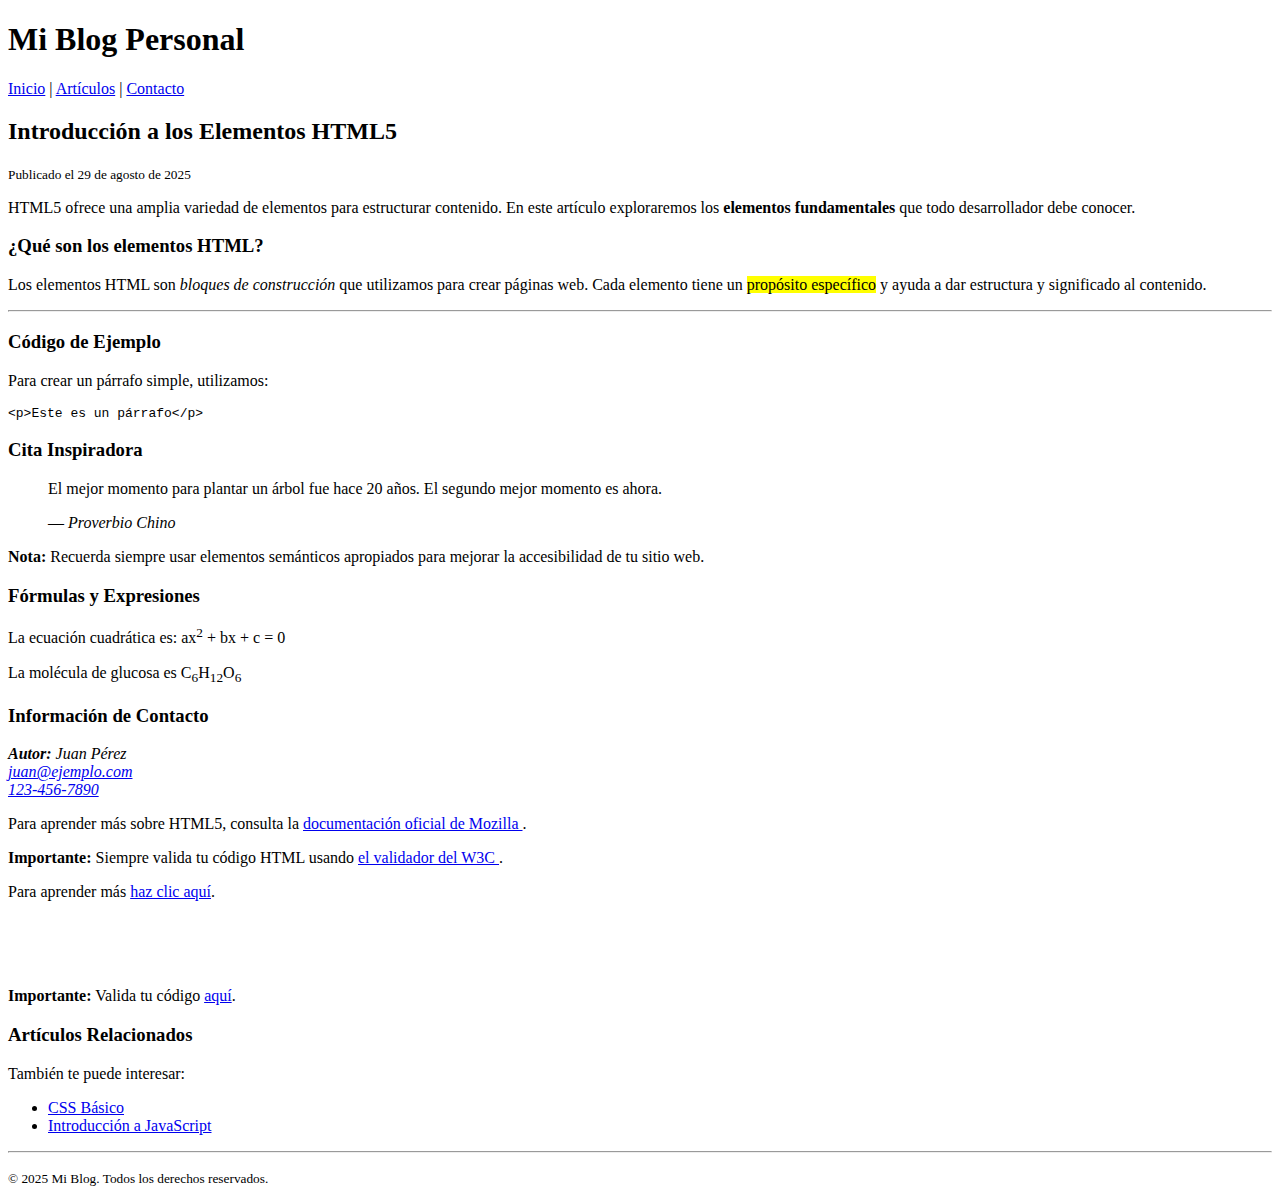
<file: Proyectos/L5 - HTML/L5HTML.html>
<!DOCTYPE html>
<html lang="es">
<head>
    <meta charset="UTF-8">
    <meta name="viewport" content="width=device-width, initial-scale=1.0">
    <title>Artículo de Blog - Elementos HTML Básicos</title>
</head>
<body>
    <header>
        <h1>Mi Blog Personal</h1>
        <nav>
            <a href="#inicio">Inicio</a> |
            <a href="#articulos">Artículos</a> |
            <a href="#contacto">Contacto</a>
        </nav>
    </header>

    <main>
        <article>
            <header>
                <h2>Introducción a los Elementos HTML5</h2>
                <p><small>Publicado el <time datetime="2025-08-29">29 de agosto de 2025</time></small></p>
            </header>

            <p>HTML5 ofrece una amplia variedad de elementos para estructurar contenido. En este artículo exploraremos los <strong>elementos fundamentales</strong> que todo desarrollador debe conocer.</p>

            <h3>¿Qué son los elementos HTML?</h3>
            <p>Los elementos HTML son <em>bloques de construcción</em> que utilizamos para crear páginas web. Cada elemento tiene un <mark>propósito específico</mark> y ayuda a dar estructura y significado al contenido.</p>

            <hr>

            <h3>Código de Ejemplo</h3>
            <p>Para crear un párrafo simple, utilizamos:</p>
            <pre><code>&lt;p&gt;Este es un párrafo&lt;/p&gt;</code></pre>

            <h3>Cita Inspiradora</h3>
            <blockquote>
                <p>El mejor momento para plantar un árbol fue hace 20 años. El segundo mejor momento es ahora.</p>
                <footer>— <cite>Proverbio Chino</cite></footer>
            </blockquote>

            <div class="nota-importante">
                <p><strong>Nota:</strong> Recuerda siempre usar elementos semánticos apropiados para mejorar la <span class="destacado">accesibilidad</span> de tu sitio web.</p>
            </div>

            <h3>Fórmulas y Expresiones</h3>
            <p>La ecuación cuadrática es: ax<sup>2</sup> + bx + c = 0</p>
            <p>La molécula de glucosa es C<sub>6</sub>H<sub>12</sub>O<sub>6</sub></p>

            <h3>Información de Contacto</h3>
            <address>
                <p><strong>Autor:</strong> Juan Pérez<br>
                <a href="mailto:juan@ejemplo.com">juan@ejemplo.com</a><br>
                <a href="tel:+1234567890">123-456-7890</a></p>
            </address>
        </article>

        <!-- ✅ Buenas prácticas -->
<div class="articulo-principal">
    <p>Para aprender más sobre HTML5, consulta la 
       <a href="https://developer.mozilla.org/es/docs/Web/HTML" 
          title="Documentación oficial de HTML5 en MDN">
          documentación oficial de Mozilla
       </a>.
    </p>
    
    <p><strong>Importante:</strong> Siempre valida tu código HTML usando 
       <a href="https://validator.w3.org/" title="Validador HTML del W3C">
          el validador del W3C
       </a>.
    </p>
</div>

<!-- ❌ Malas prácticas -->
<div>
    <p>Para aprender más <a href="https://developer.mozilla.org/es/docs/Web/HTML">haz clic aquí</a>.</p>
    <br><br><br>
    <p><b>Importante:</b> Valida tu código <a href="https://validator.w3.org/">aquí</a>.</p>
</div>
    </main>

    <aside>
        <h3>Artículos Relacionados</h3>
        <p>También te puede interesar:</p>
        <ul>
            <li><a href="/css-basico">CSS Básico</a></li>
            <li><a href="/javascript-intro">Introducción a JavaScript</a></li>
        </ul>
    </aside>

    <footer>
        <hr>
        <p><small>&copy; 2025 Mi Blog. Todos los derechos reservados.</small></p>
    </footer>
</body>
</html>
</file>
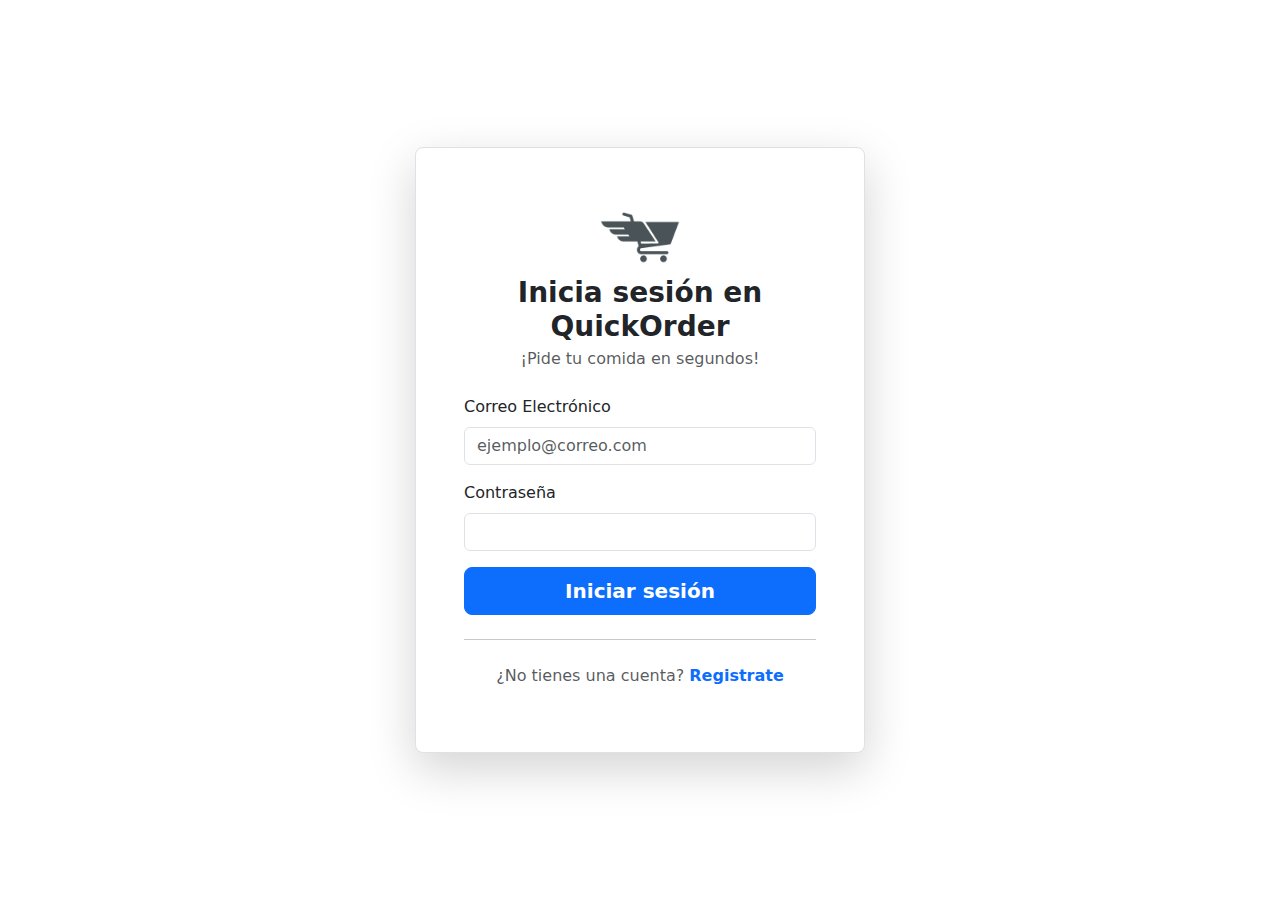
<file: Proyectos/L9 - JQuery/QuickOrder/pages/login.html>
<!DOCTYPE html>
<html lang="en">
  <head>
    <meta charset="UTF-8" />
    <meta name="viewport" content="width=device-width, initial-scale=1.0" />
    <title>Document</title>
    <link
      rel="stylesheet"
      href="../assets/vendors/bootstrap/bootstrap.min.css"
    />
    <link rel="stylesheet" href="../assets/css/styles.css" />
  </head>
  <body class="d-flex min-vh-100 align-items-center">
    <div
      class="container form-container register-container p-4 p-md-5 bg-white shadow-lg rounded-3 border"
    >
      <!-- Encabezado y Logo -->
      <div class="text-center mb-4">
        <img src="../assets/img/logos/logo.avif" width="80" alt="logo" />
        <h1 class="h3 fw-bold mb-1">Inicia sesión en QuickOrder</h1>
        <p class="text-muted">¡Pide tu comida en segundos!</p>
      </div>

      <!-- Formulario de Registro -->
      <form class="needs-validation" novalidate>
        <!-- Campo Email -->
        <div class="mb-3">
          <label for="inputEmail" class="form-label">Correo Electrónico</label>
          <input
            type="email"
            class="form-control"
            id="inputEmail"
            required
            placeholder="ejemplo@correo.com"
          />
          <div class="invalid-feedback">
            Por favor, ingresa un correo electrónico válido.
          </div>
        </div>

        <!-- Campo Contraseña -->
        <div class="mb-3">
          <label for="inputPassword" class="form-label">Contraseña</label>
          <input
            type="password"
            class="form-control"
            id="inputPassword"
            required
            minlength="6"
          />
          <div class="invalid-feedback">
            La contraseña debe tener al menos 6 caracteres.
          </div>
        </div>

        <!-- Botón de Registro -->
        <div class="d-grid gap-2">
          <button type="submit" class="btn btn-primary btn-lg fw-bold">
            Iniciar sesión
          </button>
        </div>

        <hr class="my-4" />

        <!-- Enlace a la página de inicio de sesión -->
        <p class="text-center text-muted">
          ¿No tienes una cuenta?
          <a
            href="./register.html"
            class="text-primary text-decoration-none fw-bold"
            >Registrate</a
          >
        </p>
      </form>
    </div>
  </body>
</html>
</file>
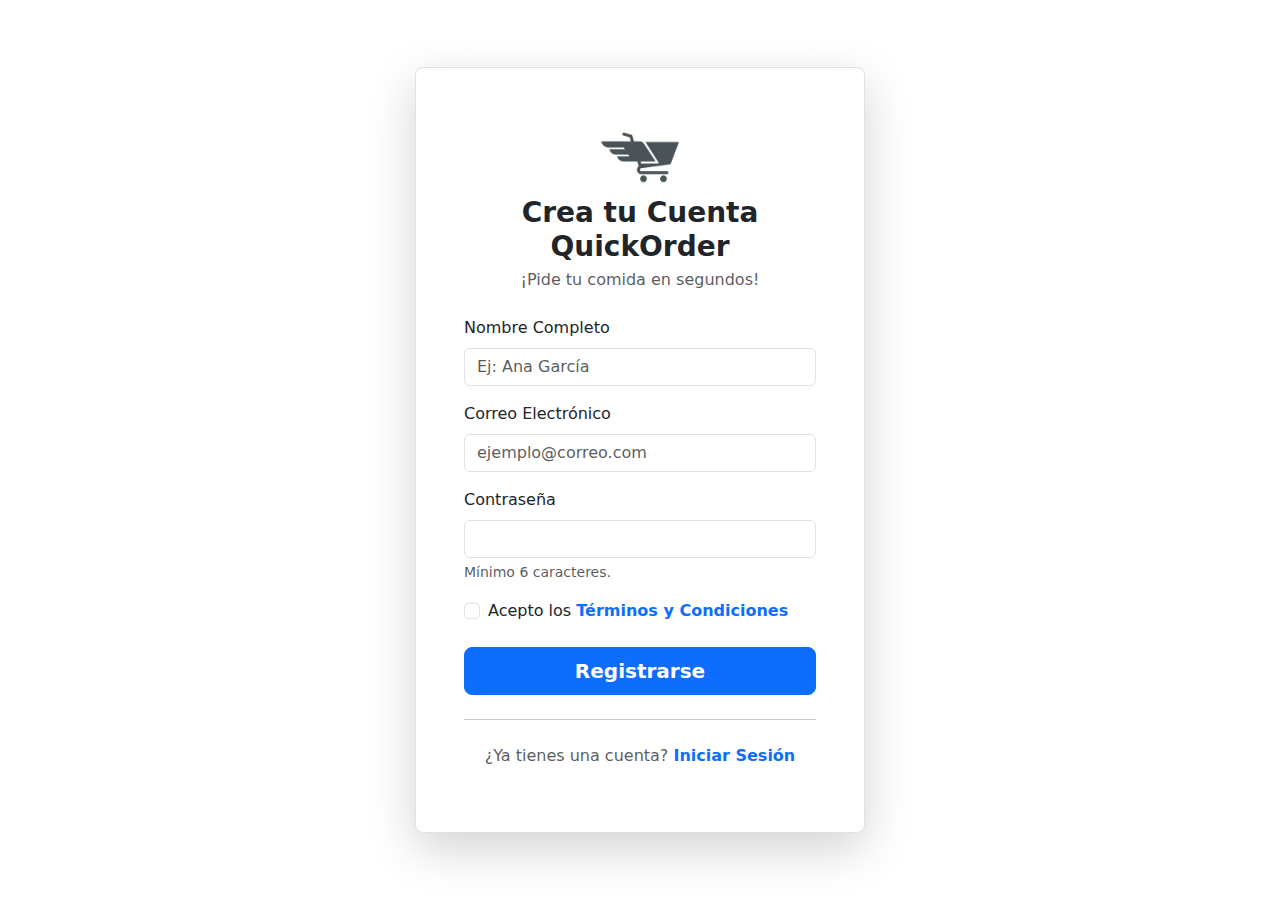
<file: Proyectos/L9 - JQuery/QuickOrder/pages/register.html>
<!DOCTYPE html>
<html lang="en">
  <head>
    <meta charset="UTF-8" />
    <meta name="viewport" content="width=device-width, initial-scale=1.0" />
    <title>Document</title>
    <link
      rel="stylesheet"
      href="../assets/vendors/bootstrap/bootstrap.min.css"
    />
    <link rel="stylesheet" href="../assets/css/styles.css" />
  </head>
  <body class="d-flex min-vh-100 align-items-center">
    <div
      class="container form-container register-container p-4 p-md-5 bg-white shadow-lg rounded-3 border"
    >
      <!-- Encabezado y Logo -->
      <div class="text-center mb-4">
        <img src="../assets/img/logos/logo.avif" width="80" alt="logo" />
        <h1 class="h3 fw-bold mb-1">Crea tu Cuenta QuickOrder</h1>
        <p class="text-muted">¡Pide tu comida en segundos!</p>
      </div>

      <!-- Formulario de Registro -->
      <form class="needs-validation" novalidate>
        <!-- Campo Nombre Completo -->
        <div class="mb-3">
          <label for="inputName" class="form-label">Nombre Completo</label>
          <input
            type="text"
            class="form-control"
            id="inputName"
            required
            placeholder="Ej: Ana García"
          />
          <div class="invalid-feedback">
            Por favor, ingresa tu nombre completo.
          </div>
        </div>

        <!-- Campo Email -->
        <div class="mb-3">
          <label for="inputEmail" class="form-label">Correo Electrónico</label>
          <input
            type="email"
            class="form-control"
            id="inputEmail"
            required
            placeholder="ejemplo@correo.com"
          />
          <div class="invalid-feedback">
            Por favor, ingresa un correo electrónico válido.
          </div>
        </div>

        <!-- Campo Contraseña -->
        <div class="mb-3">
          <label for="inputPassword" class="form-label">Contraseña</label>
          <input
            type="password"
            class="form-control"
            id="inputPassword"
            required
            minlength="6"
          />
          <div class="form-text">Mínimo 6 caracteres.</div>
          <div class="invalid-feedback">
            La contraseña debe tener al menos 6 caracteres.
          </div>
        </div>

        <!-- Checkbox de Términos y Condiciones -->
        <div class="form-check mb-4">
          <input
            class="form-check-input"
            type="checkbox"
            value=""
            id="checkTerms"
            required
          />
          <label class="form-check-label" for="checkTerms">
            Acepto los
            <a href="#" class="text-primary text-decoration-none fw-bold"
              >Términos y Condiciones</a
            >
          </label>
          <div class="invalid-feedback">
            Debes aceptar los términos y condiciones.
          </div>
        </div>

        <!-- Botón de Registro -->
        <div class="d-grid gap-2">
          <button type="submit" class="btn btn-primary btn-lg fw-bold">
            Registrarse
          </button>
        </div>

        <hr class="my-4" />

        <!-- Enlace a la página de inicio de sesión -->
        <p class="text-center text-muted">
          ¿Ya tienes una cuenta?
          <a
            href="./login.html"
            class="text-primary text-decoration-none fw-bold"
            >Iniciar Sesión</a
          >
        </p>
      </form>
    </div>
  </body>
</html>
</file>
<file: Proyectos/L6 - CSS/assets/css/styles.css>
body {
  background-color: #add500;
}
h1,
h2,
h3 {
  font-family: "Arial", sans-serif;
  color: #333333;
}
</file>
<file: Proyectos/L7-bootstrap/E3-M2/assets/css/styles.css>
:root {
  --primary-gradient: linear-gradient(135deg, #667eea 0%, #764ba2 100%);
  --shadow-light: 0 4px 6px rgba(0, 0, 0, 0.1);
  --shadow-medium: 0 8px 12px rgba(0, 0, 0, 0.15);
}

body {
  font-family: 'Segoe UI', Tahoma, Geneva, Verdana, sans-serif;
  line-height: 1.6;
  color: #333;
  background-color: #f8f9fa;
}

.navbar {
  box-shadow: 0 2px 4px rgba(0, 0, 0, 0.1);
}

.navbar-brand img {
  transition: transform 0.3s ease;
  height: 85px;
}

.navbar-brand img:hover {
  transform: scale(1.05);
}

.navbar-brand span {
  font-size: 1.1rem;
  letter-spacing: 0.5px;
}

.navbar-nav .nav-link {
  margin: 0 10px;
  transition: color 0.3s ease;
  font-weight: 500;
}

.navbar-nav .nav-link:hover {
  color: #667eea !important;
}

.hero-section {
  background: var(--primary-gradient);
  color: white;
  padding: 60px 0;
  margin-bottom: 60px;
  border-radius: 10px;
}

.hero-section h2 {
  font-size: 2.5rem;
  font-weight: bold;
  margin-bottom: 20px;
  text-shadow: 2px 2px 4px rgba(0, 0, 0, 0.2);
}

.hero-section p {
  font-size: 1.1rem;
  line-height: 1.8;
  margin-bottom: 30px;
  text-shadow: 1px 1px 2px rgba(0, 0, 0, 0.1);
}

.hero-section .list-group-item {
  padding: 10px 0;
  margin-bottom: 10px;
  border-left: 3px solid #fff;
  padding-left: 15px;
  animation: slideInLeft 0.5s ease;
}

.card {
  border: none;
  box-shadow: var(--shadow-light);
  transition: all 0.3s ease;
  height: 100%;
  overflow: hidden;
}

.card:hover {
  transform: translateY(-10px);
  box-shadow: var(--shadow-medium);
}

.card-header {
  background: linear-gradient(135deg, #667eea 0%, #764ba2 100%);
  color: white;
  border: none;
  padding: 15px 20px;
}

.card-header .card-title {
  font-size: 1.3rem;
  font-weight: 600;
}

.card-body {
  padding: 20px;
  flex-grow: 1;
  display: flex;
  flex-direction: column;
}

.card-text {
  flex-grow: 1;
  margin-bottom: 15px;
  color: #666;
  line-height: 1.7;
}

.btn {
  font-weight: 600;
  transition: all 0.3s ease;
  border-radius: 5px;
}

.btn-primary {
  background-color: #667eea;
  border-color: #667eea;
}

.btn-primary:hover {
  background-color: #764ba2;
  border-color: #764ba2;
  transform: translateY(-2px);
  box-shadow: 0 4px 8px rgba(102, 126, 234, 0.4);
}

.btn-success {
  background-color: #27ae60;
  border-color: #27ae60;
}

.btn-success:hover {
  background-color: #229954;
  border-color: #229954;
}

.form-control {
  border: 2px solid #e0e0e0;
  border-radius: 5px;
  padding: 10px 15px;
  transition: all 0.3s ease;
  font-size: 1rem;
}

.form-control:focus {
  border-color: #667eea;
  box-shadow: 0 0 0 0.2rem rgba(102, 126, 234, 0.25);
}

.form-label {
  font-weight: 600;
  color: #333;
  margin-bottom: 8px;
}

#proyectos {
  padding-top: 40px;
  padding-bottom: 40px;
}

#proyectos h2 {
  margin-bottom: 40px;
  color: #333;
  font-weight: 700;
  font-size: 2rem;
  text-align: center;
}

#contacto {
  padding-top: 40px;
  padding-bottom: 40px;
}

#contacto h2 {
  color: #333;
  font-weight: 700;
  font-size: 2rem;
  margin-bottom: 40px;
}

#contacto .card {
  border: 1px solid #e0e0e0;
}

#contacto address {
  font-style: normal;
  line-height: 2;
}

#contacto a {
  text-decoration: none;
  color: #667eea;
  font-weight: 500;
}

#contacto a:hover {
  color: #764ba2;
  text-decoration: underline;
}

.footer {
  background: linear-gradient(135deg, #333 0%, #222 100%);
  color: white;
  text-align: center;
  padding: 30px 20px;
  margin-top: 60px;
  border-top: 3px solid #667eea;
}

.footer p {
  margin: 0;
  font-weight: 500;
  letter-spacing: 0.5px;
}

/* =============================================
   RESPONSIVE DESIGN
   ============================================= */
@media (max-width: 768px) {
  .hero-section {
    padding: 40px 0;
    margin-bottom: 40px;
  }

  .hero-section h2 {
    font-size: 1.8rem;
  }

  .hero-section p {
    font-size: 1rem;
  }

  .card-body {
    padding: 15px;
  }

  #proyectos h2,
  #contacto h2 {
    font-size: 1.5rem;
    margin-bottom: 25px;
  }

  .navbar-brand span {
    display: none;
  }
}

@media (max-width: 576px) {
  .hero-section {
    padding: 30px 0;
    border-radius: 5px;
  }

  .hero-section h2 {
    font-size: 1.5rem;
    margin-bottom: 15px;
  }

  .hero-section p {
    font-size: 0.95rem;
  }

  .card {
    margin-bottom: 15px;
  }

  .form-control {
    font-size: 16px; /* Previene zoom en iOS */
  }
}

.text-shadow {
  text-shadow: 2px 2px 4px rgba(0, 0, 0, 0.2);
}
</file>
<file: Proyectos/L8 - JavaScript/E4-M2/assets/css/styles.css>
:root {
  --primary-gradient: linear-gradient(135deg, #667eea 0%, #764ba2 100%);
  --shadow-light: 0 4px 6px rgba(0, 0, 0, 0.1);
  --shadow-medium: 0 8px 12px rgba(0, 0, 0, 0.15);
}

body {
  font-family: 'Segoe UI', Tahoma, Geneva, Verdana, sans-serif;
  line-height: 1.6;
  color: #333;
  background-color: #f8f9fa;
}

.navbar {
  box-shadow: 0 2px 4px rgba(0, 0, 0, 0.1);
}

.navbar-brand img {
  transition: transform 0.3s ease;
  height: 85px;
}

.navbar-brand img:hover {
  transform: scale(1.05);
}

.navbar-brand span {
  font-size: 1.1rem;
  letter-spacing: 0.5px;
}

.navbar-nav .nav-link {
  margin: 0 10px;
  transition: color 0.3s ease;
  font-weight: 500;
}

.navbar-nav .nav-link:hover {
  color: #667eea !important;
}

.hero-section {
  background: var(--primary-gradient);
  color: white;
  padding: 60px 0;
  margin-bottom: 60px;
  border-radius: 10px;
}

.hero-section h2 {
  font-size: 2.5rem;
  font-weight: bold;
  margin-bottom: 20px;
  text-shadow: 2px 2px 4px rgba(0, 0, 0, 0.2);
}

.hero-section p {
  font-size: 1.1rem;
  line-height: 1.8;
  margin-bottom: 30px;
  text-shadow: 1px 1px 2px rgba(0, 0, 0, 0.1);
}

.hero-section .list-group-item {
  padding: 10px 0;
  margin-bottom: 10px;
  border-left: 3px solid #fff;
  padding-left: 15px;
  animation: slideInLeft 0.5s ease;
}

.card {
  border: none;
  box-shadow: var(--shadow-light);
  transition: all 0.3s ease;
  height: 100%;
  overflow: hidden;
}

.card:hover {
  transform: translateY(-10px);
  box-shadow: var(--shadow-medium);
}

.card-header {
  background: linear-gradient(135deg, #667eea 0%, #764ba2 100%);
  color: white;
  border: none;
  padding: 15px 20px;
}

.card-header .card-title {
  font-size: 1.3rem;
  font-weight: 600;
}

.card-body {
  padding: 20px;
  flex-grow: 1;
  display: flex;
  flex-direction: column;
}

.card-text {
  flex-grow: 1;
  margin-bottom: 15px;
  color: #666;
  line-height: 1.7;
}

.btn {
  font-weight: 600;
  transition: all 0.3s ease;
  border-radius: 5px;
}

.btn-primary {
  background-color: #667eea;
  border-color: #667eea;
}

.btn-primary:hover {
  background-color: #764ba2;
  border-color: #764ba2;
  transform: translateY(-2px);
  box-shadow: 0 4px 8px rgba(102, 126, 234, 0.4);
}

.btn-success {
  background-color: #27ae60;
  border-color: #27ae60;
}

.btn-success:hover {
  background-color: #229954;
  border-color: #229954;
}

.form-control {
  border: 2px solid #e0e0e0;
  border-radius: 5px;
  padding: 10px 15px;
  transition: all 0.3s ease;
  font-size: 1rem;
}

.form-control:focus {
  border-color: #667eea;
  box-shadow: 0 0 0 0.2rem rgba(102, 126, 234, 0.25);
}

.form-label {
  font-weight: 600;
  color: #333;
  margin-bottom: 8px;
}

#proyectos {
  padding-top: 40px;
  padding-bottom: 40px;
}

#proyectos h2 {
  margin-bottom: 40px;
  color: #333;
  font-weight: 700;
  font-size: 2rem;
  text-align: center;
}

#contacto {
  padding-top: 40px;
  padding-bottom: 40px;
}

#contacto h2 {
  color: #333;
  font-weight: 700;
  font-size: 2rem;
  margin-bottom: 40px;
}

#contacto .card {
  border: 1px solid #e0e0e0;
}

#contacto address {
  font-style: normal;
  line-height: 2;
}

#contacto a {
  text-decoration: none;
  color: #667eea;
  font-weight: 500;
}

#contacto a:hover {
  color: #764ba2;
  text-decoration: underline;
}

.footer {
  background: linear-gradient(135deg, #333 0%, #222 100%);
  color: white;
  text-align: center;
  padding: 30px 20px;
  margin-top: 60px;
  border-top: 3px solid #667eea;
}

.footer p {
  margin: 0;
  font-weight: 500;
  letter-spacing: 0.5px;
}

/* =============================================
   RESPONSIVE DESIGN
   ============================================= */
@media (max-width: 768px) {
  .hero-section {
    padding: 40px 0;
    margin-bottom: 40px;
  }

  .hero-section h2 {
    font-size: 1.8rem;
  }

  .hero-section p {
    font-size: 1rem;
  }

  .card-body {
    padding: 15px;
  }

  #proyectos h2,
  #contacto h2 {
    font-size: 1.5rem;
    margin-bottom: 25px;
  }

  .navbar-brand span {
    display: none;
  }
}

@media (max-width: 576px) {
  .hero-section {
    padding: 30px 0;
    border-radius: 5px;
  }

  .hero-section h2 {
    font-size: 1.5rem;
    margin-bottom: 15px;
  }

  .hero-section p {
    font-size: 0.95rem;
  }

  .card {
    margin-bottom: 15px;
  }

  .form-control {
    font-size: 16px; /* Previene zoom en iOS */
  }
}

.text-shadow {
  text-shadow: 2px 2px 4px rgba(0, 0, 0, 0.2);
}
</file>
<file: Proyectos/L9 - JQuery/E5-M2/assets/css/styles.css>
:root {
  --primary-gradient: linear-gradient(135deg, #667eea 0%, #764ba2 100%);
  --shadow-light: 0 4px 6px rgba(0, 0, 0, 0.1);
  --shadow-medium: 0 8px 12px rgba(0, 0, 0, 0.15);
}

body {
  font-family: 'Segoe UI', Tahoma, Geneva, Verdana, sans-serif;
  line-height: 1.6;
  color: #333;
  background-color: #f8f9fa;
}

.navbar {
  box-shadow: 0 2px 4px rgba(0, 0, 0, 0.1);
}

.navbar-brand img {
  transition: transform 0.3s ease;
  height: 85px;
}

.navbar-brand img:hover {
  transform: scale(1.05);
}

.navbar-brand span {
  font-size: 1.1rem;
  letter-spacing: 0.5px;
}

.navbar-nav .nav-link {
  margin: 0 10px;
  transition: color 0.3s ease;
  font-weight: 500;
}

.navbar-nav .nav-link:hover {
  color: #667eea !important;
}

.hero-section {
  background: var(--primary-gradient);
  color: white;
  padding: 60px 0;
  margin-bottom: 60px;
  border-radius: 10px;
}

.hero-section h2 {
  font-size: 2.5rem;
  font-weight: bold;
  margin-bottom: 20px;
  text-shadow: 2px 2px 4px rgba(0, 0, 0, 0.2);
}

.hero-section p {
  font-size: 1.1rem;
  line-height: 1.8;
  margin-bottom: 30px;
  text-shadow: 1px 1px 2px rgba(0, 0, 0, 0.1);
}

.hero-section .list-group-item {
  padding: 10px 0;
  margin-bottom: 10px;
  border-left: 3px solid #fff;
  padding-left: 15px;
  animation: slideInLeft 0.5s ease;
}

.card {
  border: none;
  box-shadow: var(--shadow-light);
  transition: all 0.3s ease;
  height: 100%;
  overflow: hidden;
}

.card:hover {
  transform: translateY(-10px);
  box-shadow: var(--shadow-medium);
}

.card-header {
  background: linear-gradient(135deg, #667eea 0%, #764ba2 100%);
  color: white;
  border: none;
  padding: 15px 20px;
}

.card-header .card-title {
  font-size: 1.3rem;
  font-weight: 600;
}

.card-body {
  padding: 20px;
  flex-grow: 1;
  display: flex;
  flex-direction: column;
}

.card-text {
  flex-grow: 1;
  margin-bottom: 15px;
  color: #666;
  line-height: 1.7;
}

.btn {
  font-weight: 600;
  transition: all 0.3s ease;
  border-radius: 5px;
}

.btn-primary {
  background-color: #667eea;
  border-color: #667eea;
}

.btn-primary:hover {
  background-color: #764ba2;
  border-color: #764ba2;
  transform: translateY(-2px);
  box-shadow: 0 4px 8px rgba(102, 126, 234, 0.4);
}

.btn-success {
  background-color: #27ae60;
  border-color: #27ae60;
}

.btn-success:hover {
  background-color: #229954;
  border-color: #229954;
}

.form-control {
  border: 2px solid #e0e0e0;
  border-radius: 5px;
  padding: 10px 15px;
  transition: all 0.3s ease;
  font-size: 1rem;
}

.form-control:focus {
  border-color: #667eea;
  box-shadow: 0 0 0 0.2rem rgba(102, 126, 234, 0.25);
}

.form-label {
  font-weight: 600;
  color: #333;
  margin-bottom: 8px;
}

#proyectos {
  padding-top: 40px;
  padding-bottom: 40px;
}

#proyectos h2 {
  margin-bottom: 40px;
  color: #333;
  font-weight: 700;
  font-size: 2rem;
  text-align: center;
}

#contacto {
  padding-top: 40px;
  padding-bottom: 40px;
}

#contacto h2 {
  color: #333;
  font-weight: 700;
  font-size: 2rem;
  margin-bottom: 40px;
}

#contacto .card {
  border: 1px solid #e0e0e0;
}

#contacto address {
  font-style: normal;
  line-height: 2;
}

#contacto a {
  text-decoration: none;
  color: #667eea;
  font-weight: 500;
}

#contacto a:hover {
  color: #764ba2;
  text-decoration: underline;
}

.footer {
  background: linear-gradient(135deg, #333 0%, #222 100%);
  color: white;
  text-align: center;
  padding: 30px 20px;
  margin-top: 60px;
  border-top: 3px solid #667eea;
}

.footer p {
  margin: 0;
  font-weight: 500;
  letter-spacing: 0.5px;
}

/* =============================================
   RESPONSIVE DESIGN
   ============================================= */
@media (max-width: 768px) {
  .hero-section {
    padding: 40px 0;
    margin-bottom: 40px;
  }

  .hero-section h2 {
    font-size: 1.8rem;
  }

  .hero-section p {
    font-size: 1rem;
  }

  .card-body {
    padding: 15px;
  }

  #proyectos h2,
  #contacto h2 {
    font-size: 1.5rem;
    margin-bottom: 25px;
  }

  .navbar-brand span {
    display: none;
  }
}

@media (max-width: 576px) {
  .hero-section {
    padding: 30px 0;
    border-radius: 5px;
  }

  .hero-section h2 {
    font-size: 1.5rem;
    margin-bottom: 15px;
  }

  .hero-section p {
    font-size: 0.95rem;
  }

  .card {
    margin-bottom: 15px;
  }

  .form-control {
    font-size: 16px; /* Previene zoom en iOS */
  }
}

.text-shadow {
  text-shadow: 2px 2px 4px rgba(0, 0, 0, 0.2);
}
</file>
<file: Proyectos/L6 - CSS/E2-M2/assets/css/style.css>
/* Reset universal */
*, *::before, *::after {
    box-sizing: border-box;
}
body, h1, h2, h3, p, ul {
    margin: 0;
    padding: 0;
}

/* Base escalable: 1rem = 16px (por defecto) */
html {
    font-size: 16px; 
}

/* Estilos generales Mobile First */
body {
    font-family: Arial, sans-serif;
    line-height: 1.6;
    background-color: #f8f9fa;
    color: #333;
    padding: 1rem;
}
.container {
    max-width: 75rem; /* 1200px max, escalable con rem */
    margin: 0 auto;
    padding: 0 1rem;
}
.container section {
      margin: 1rem 0;
}
#header-principal {
    background-color: #343a40;
    color: white;
    padding: 1rem;
    text-align: center;
}
.logo {
    font-size: 1.5rem;
    font-weight: 700; /* Negrita [25] */
}
.logo img {
    max-width: 100px;
    height: auto;
}
.hero-section h2 {
    font-size: 2rem; 
    margin: 2rem 0 0.5rem 0;
}
.hero-section p {
    font-size: 1.125rem;
    margin-bottom: 2rem;
    color: #6c757d;
}
.cards-section {
    margin-top: 2rem;
}
.card {
    background: white;
    padding: 1.5rem;
    margin-bottom: 1.5rem;
    border-radius: 0.5rem;
    box-shadow: 0 2px 4px rgba(0,0,0,0.1);
}
.footer {
    background-color: #343a40;
    color: white;
    padding: 1rem 0;
    text-align: center;
}

/* 4. Implementación de Flexbox (Mobile) */

.nav-menu ul {
    list-style: none;
    display: flex;
    flex-direction: column; /* Mobile First: los elementos van en columna por defecto */
    gap: 0.5rem; /* Espacio entre elementos */
    padding: 1rem 0 0 0;
}
.nav-menu a {
    color: white;
    text-decoration: none;
    display: block;
    padding: 0.5rem;
    transition: background-color 0.3s ease;
}
.nav-menu a:hover {
    background-color: #212122;
}
.cards-section {
    display: flex;
    flex-direction: column;
    gap: 1.5rem;
}

/* Media Queries para Responsive Design */

/* Estilos a partir de Tablet (768px) */
@media (min-width: 768px) {
    #header-principal {
        display: flex;
        justify-content: space-between; /* Logo a un extremo, menú al otro */
        align-items: center; /* Centrado vertical */
        padding: 1rem 2rem;
        text-align: left;
    }
    .nav-menu ul {
        flex-direction: row; /* Cambia a fila en pantallas grandes */
        padding: 0;
    }
    .hero-section h1 {
        font-size: 3rem; 
    }
    
    /* Layout de las Tarjetas: de columna a fila */
    .cards-section {
        flex-direction: row;
        flex-wrap: wrap; 
        gap: 2rem;
    }

    /* Definición de ancho flexible para que las 3 tarjetas se ajusten automáticamente */
    .card {
        flex: 1 1 30%; 
        margin-bottom: 0;
    }
    
}
</file>
<file: Proyectos/L9 - JQuery/QuickOrder/assets/css/styles.css>
@import url("https://cdn.jsdelivr.net/npm/bootstrap-icons@1.13.1/font/bootstrap-icons.min.css");

#categories li a {
  width: max-content;
}

#categories {
  scroll-snap-type: mandatory;
  scrollbar-width: 20px;
}

.badge-cart {
  top: 80% !important;
  left: 95%;
}

.line-clamp-2 {
  display: -webkit-box;
  -webkit-line-clamp: 2; /* Establece el límite a 2 líneas */
  -webkit-box-orient: vertical;
  overflow: hidden;
  text-overflow: ellipsis; /* Opcional, pero recomendado */
}

.form-container {
  width: 100%;
}

.register-container, .login-container {
  max-width: 450px;
}
</file>
